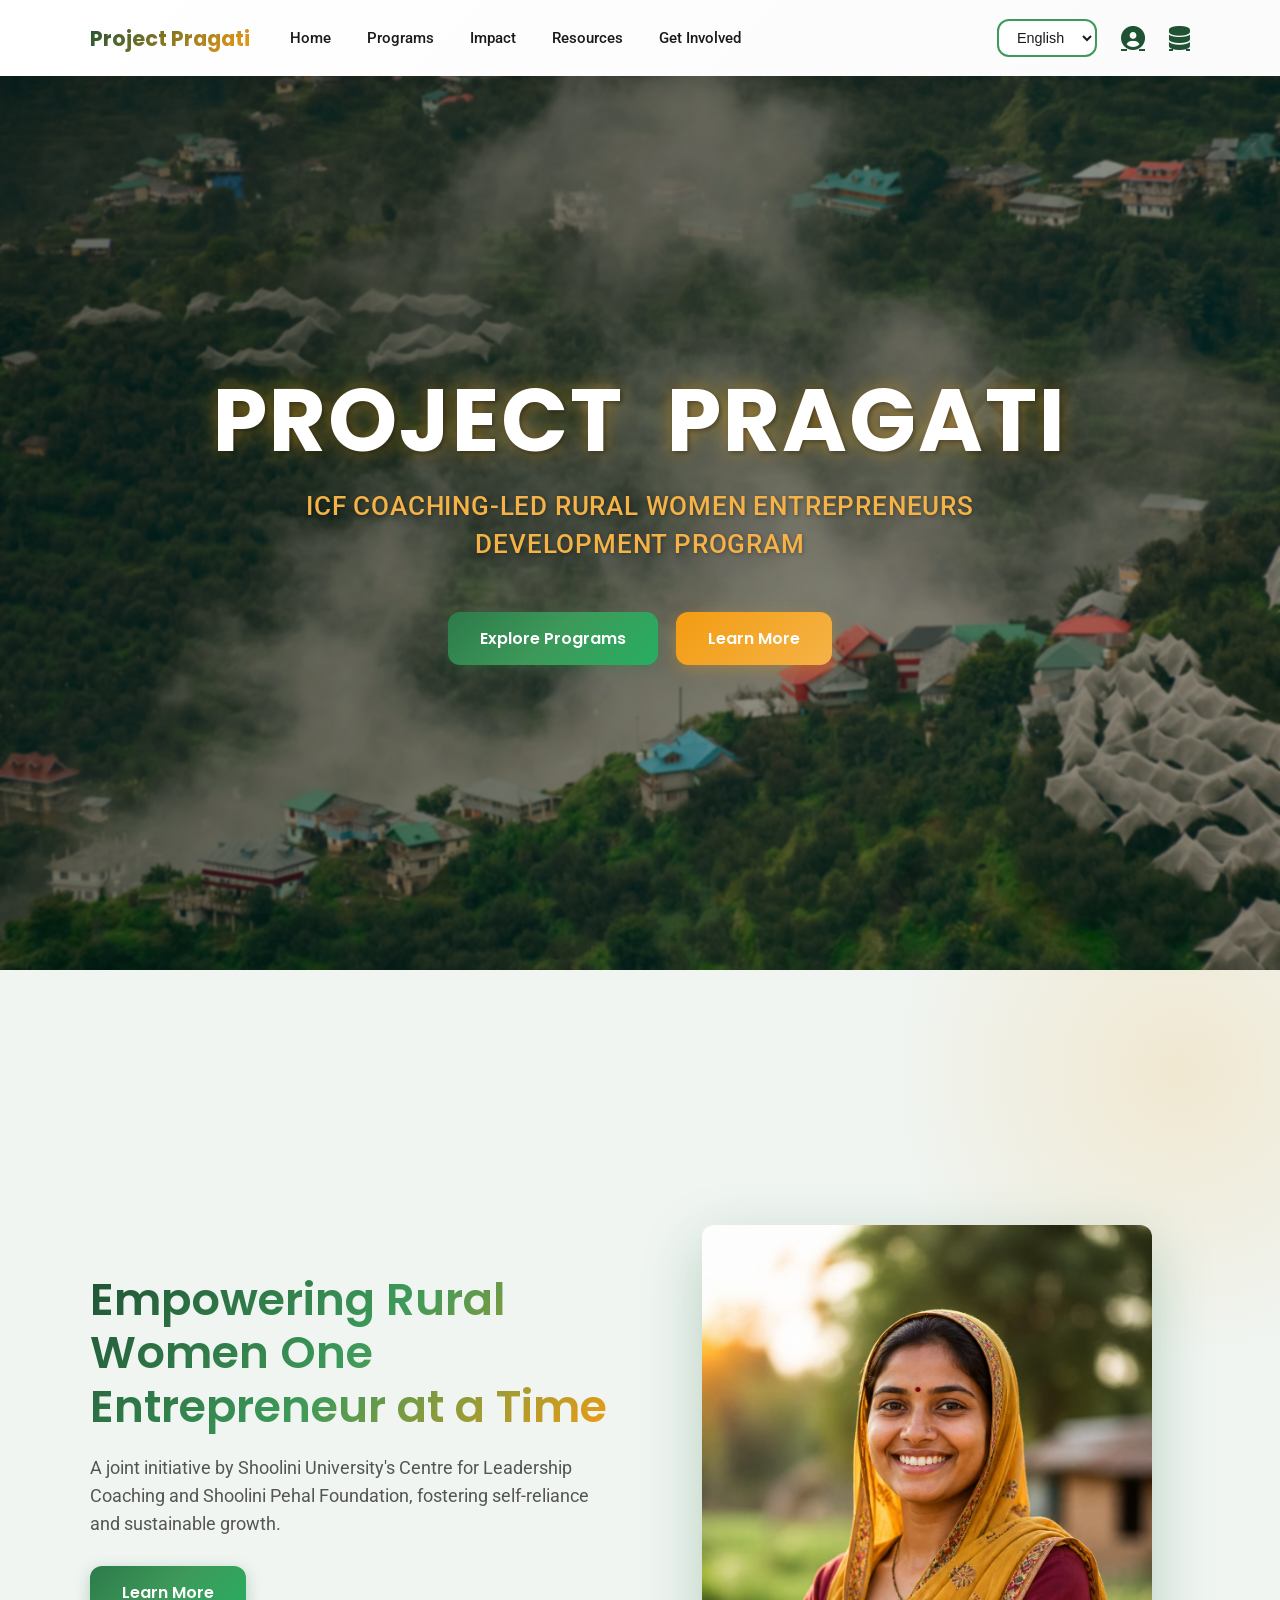
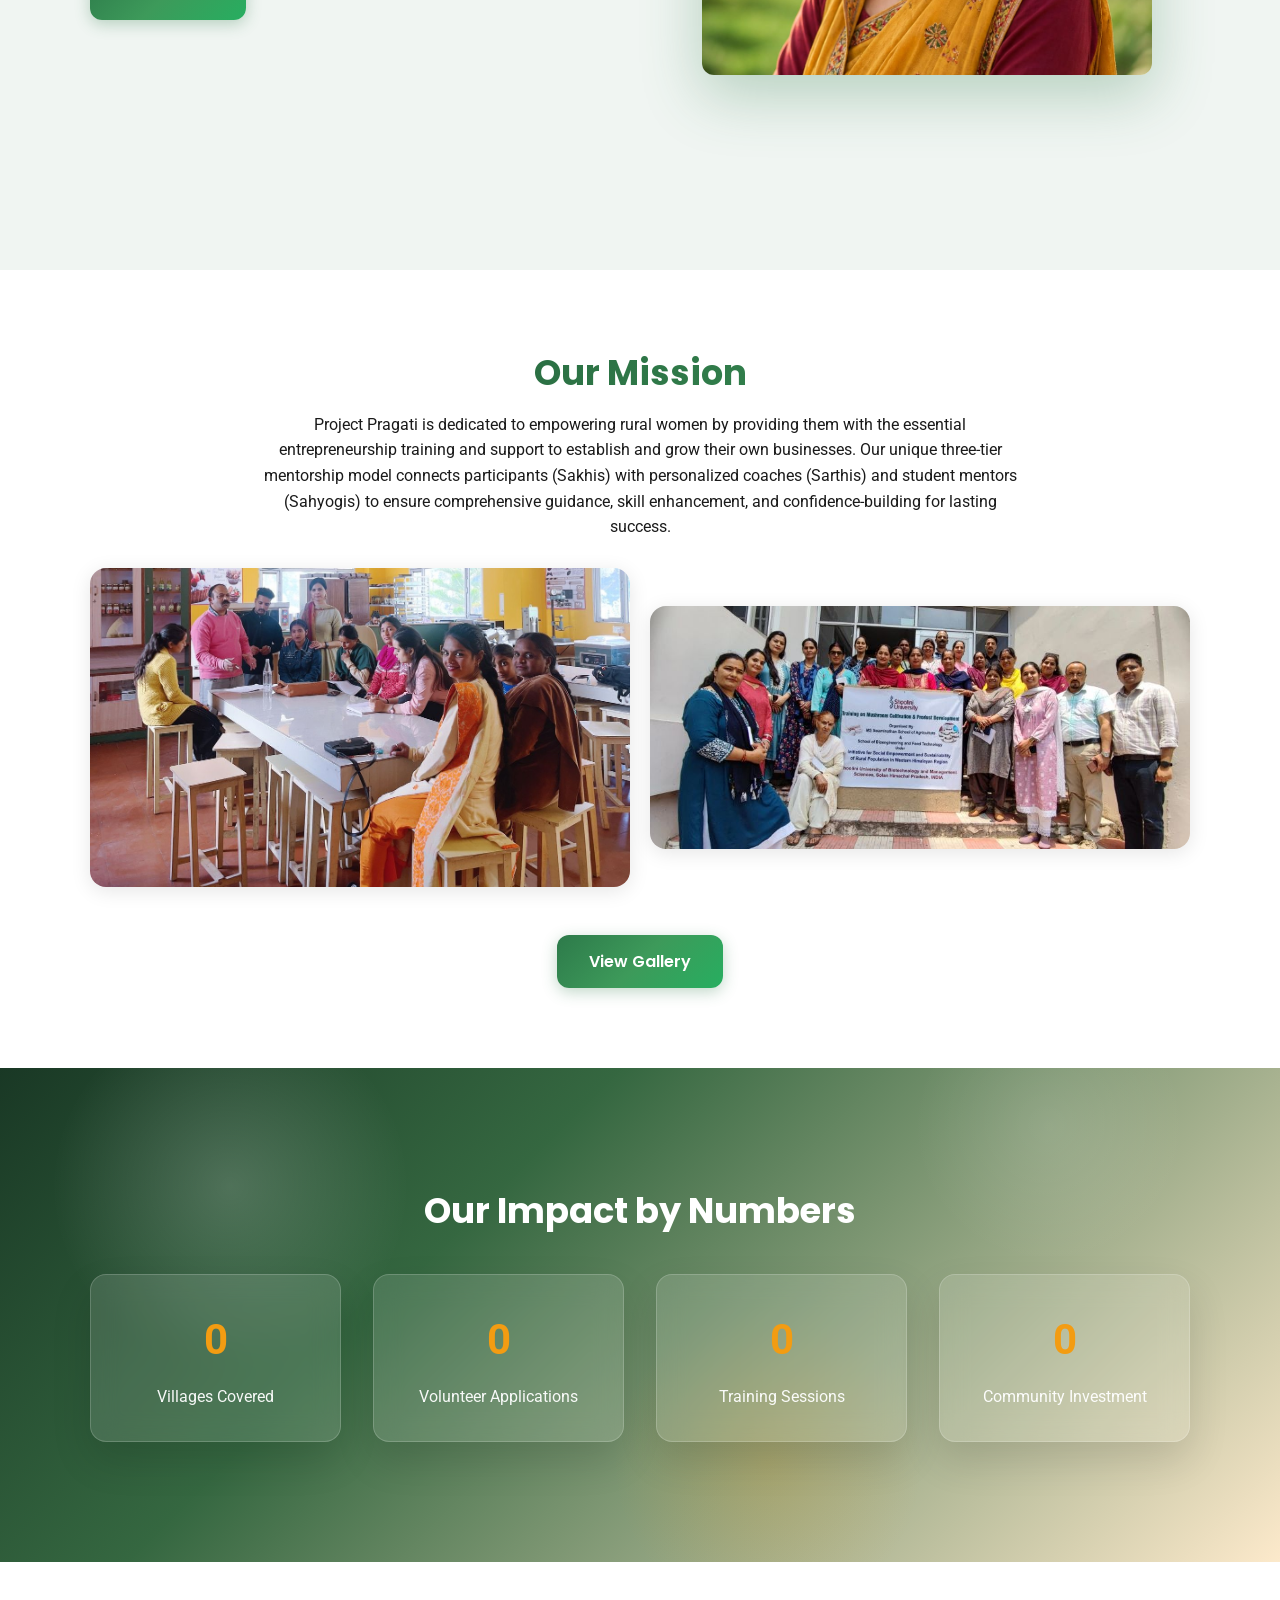
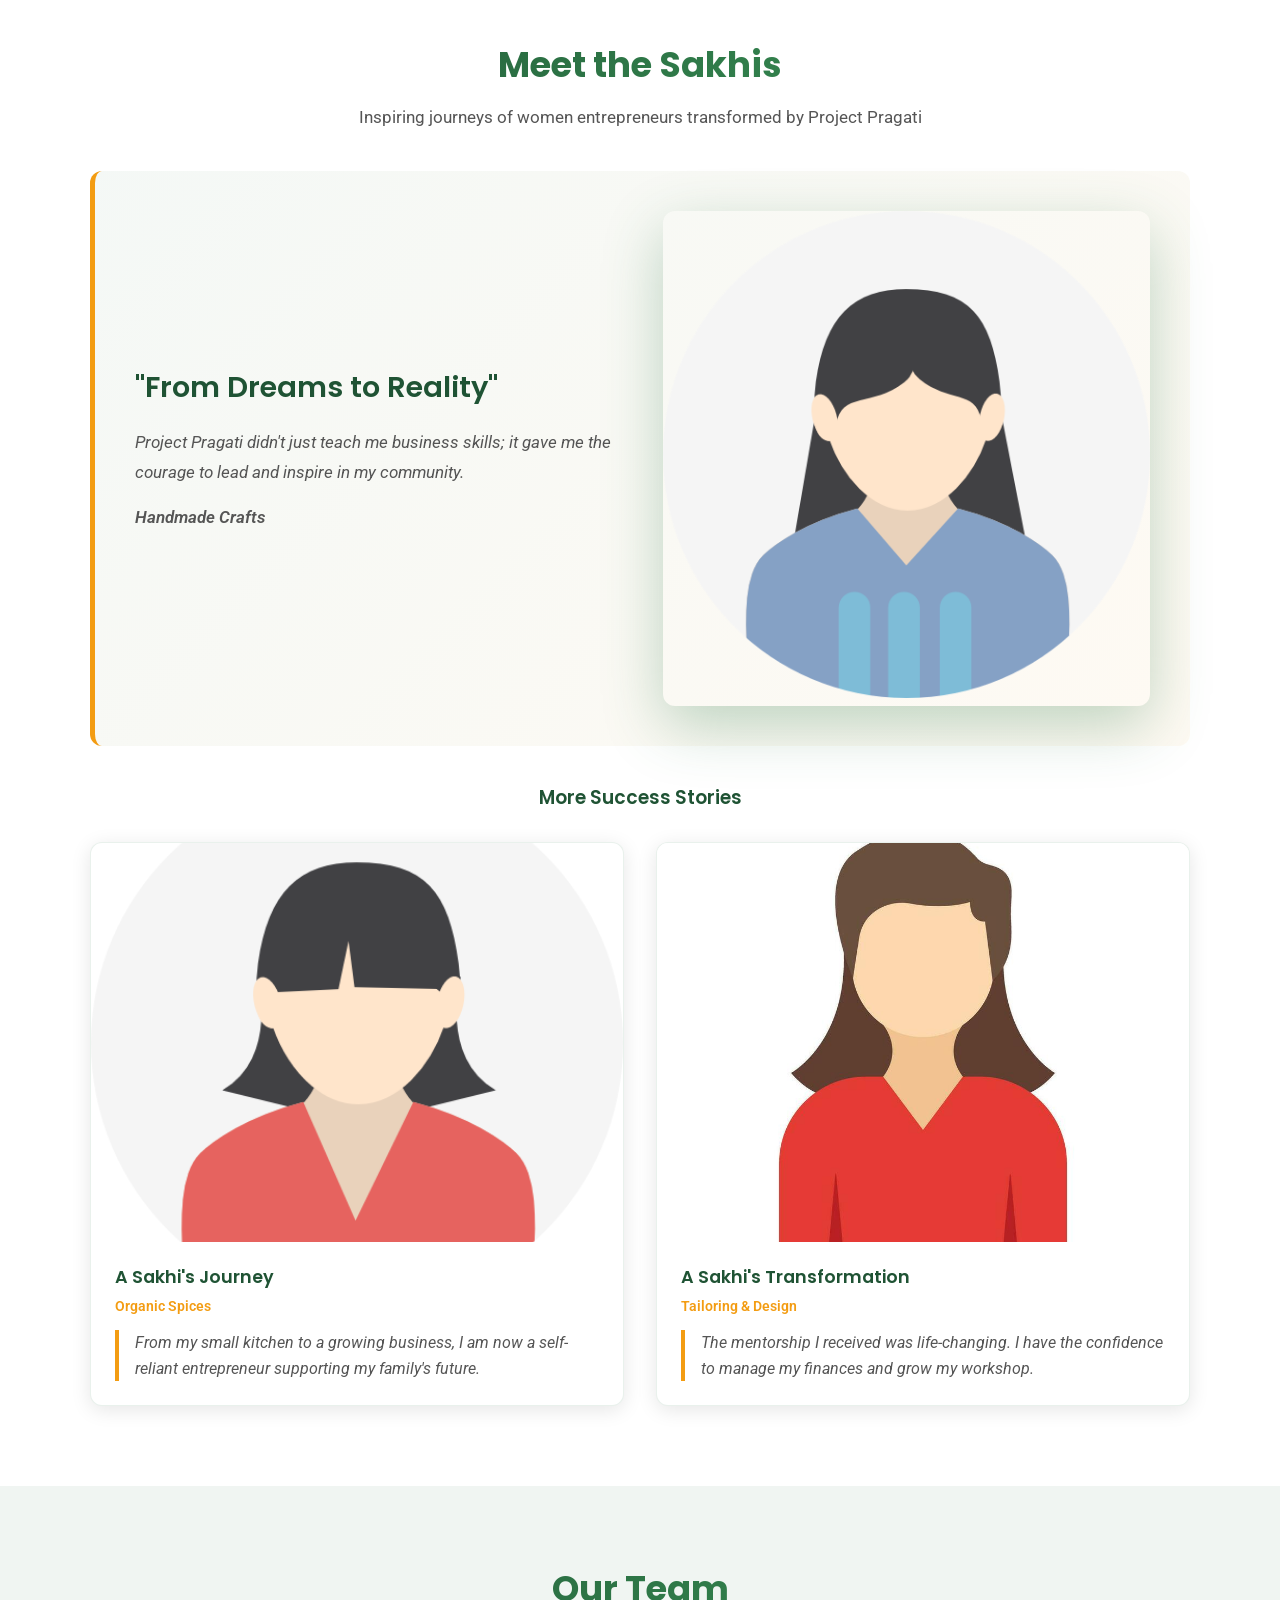
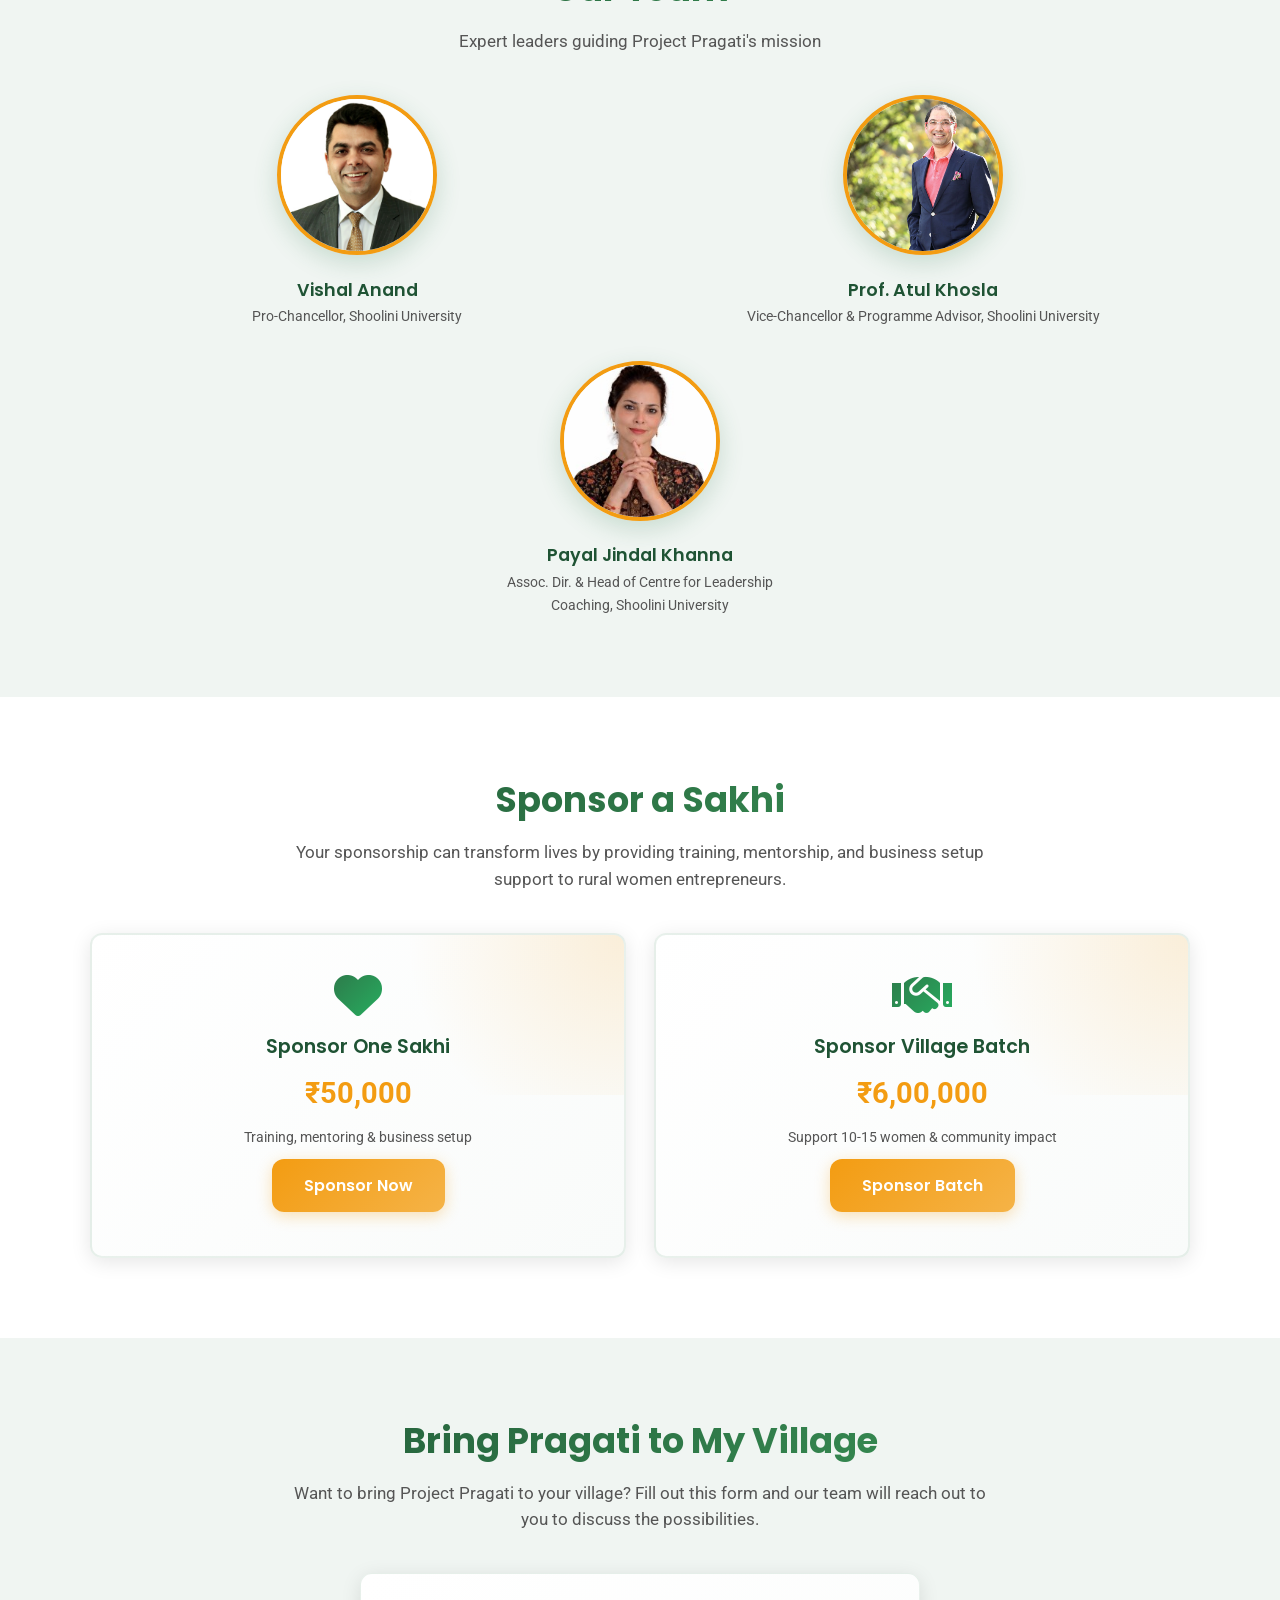
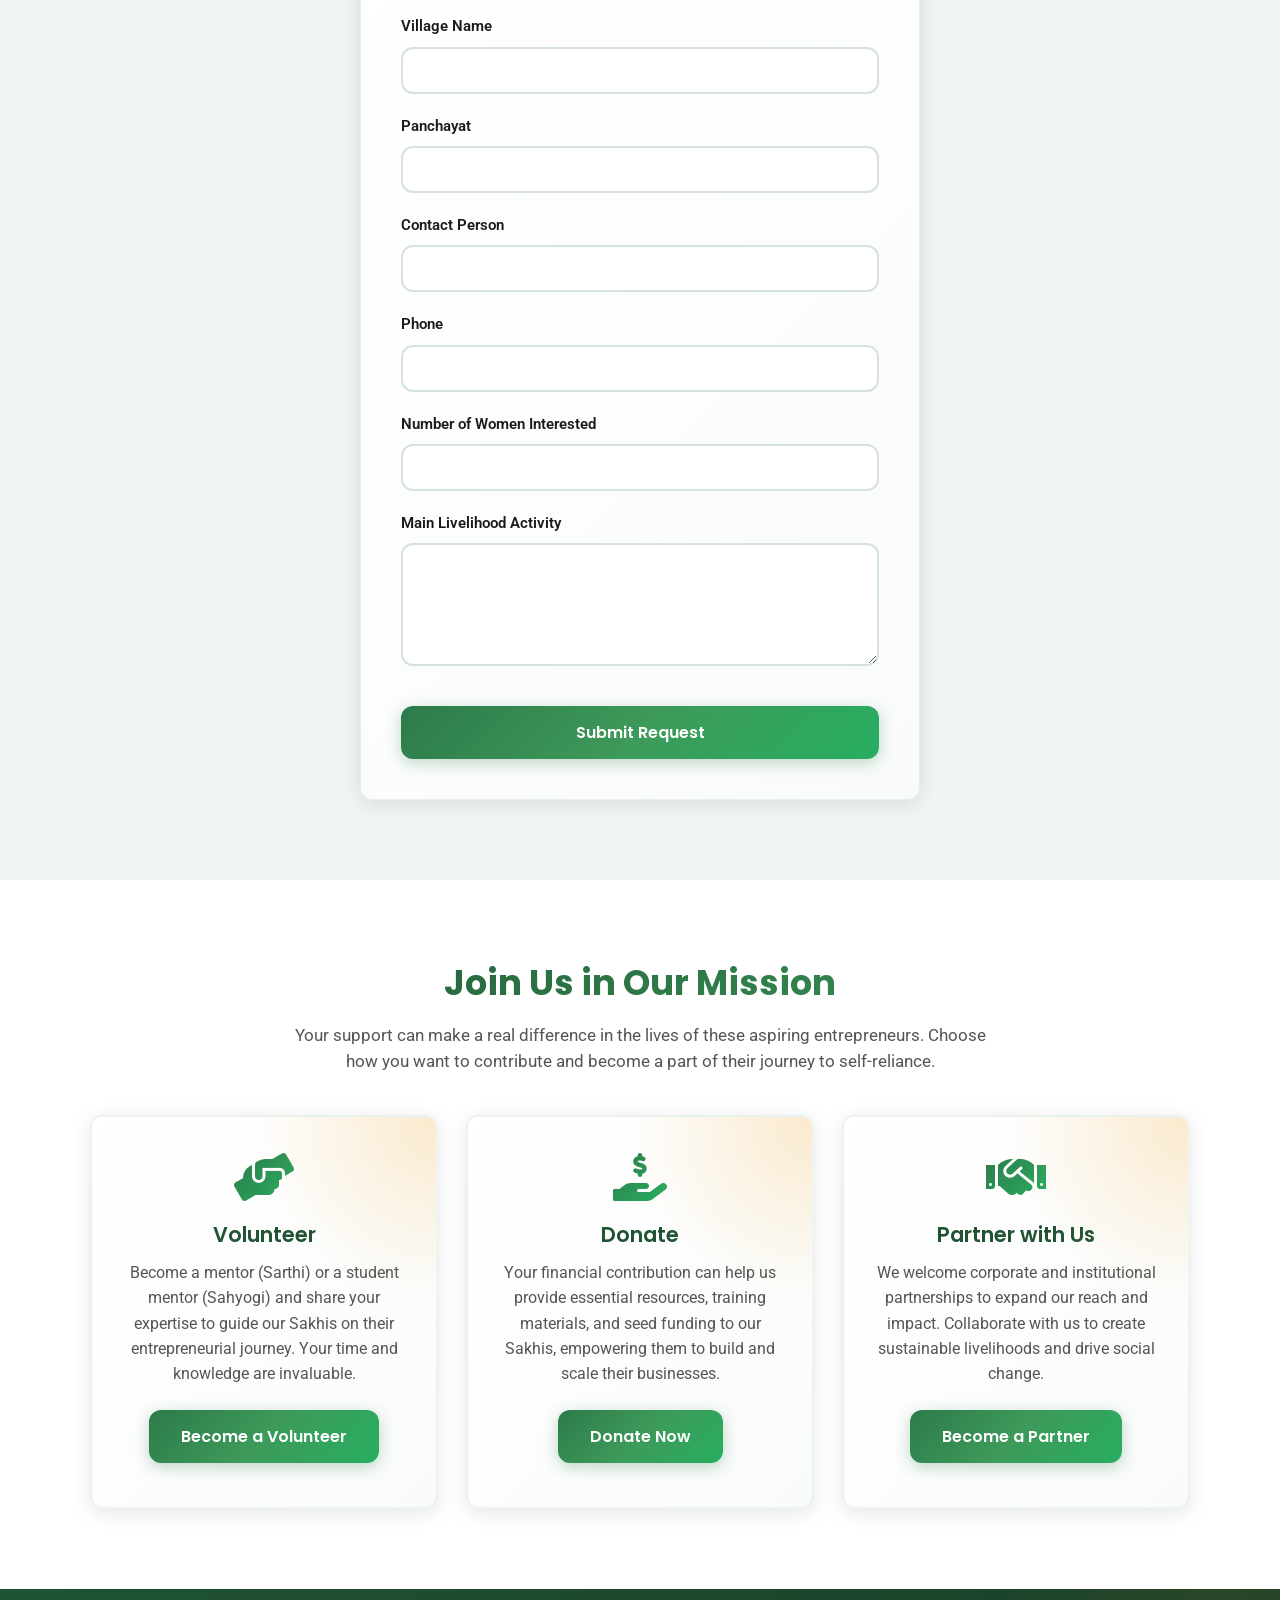
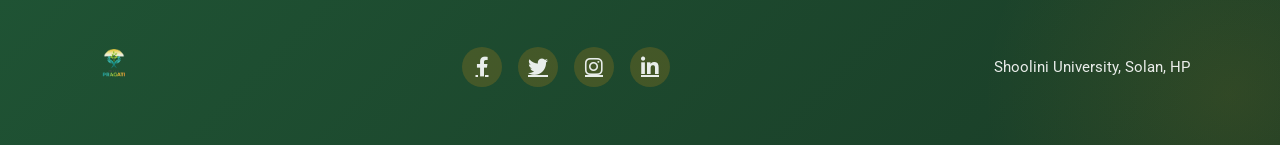
<file: index.html>
<!DOCTYPE html>
<html lang="en">

<head>
  <meta charset="UTF-8" />
  <meta name="viewport" content="width=device-width, initial-scale=1.0" />
  <meta name="description"
    content="Project Pragati is a joint initiative by Shoolini University and the Pehal Foundation to empower rural women through entrepreneurship training and mentorship." />
  <!-- Open Graph / Facebook -->
  <meta property="og:title" content="Project Pragati - Empowering Rural Women" />
  <meta property="og:description"
    content="A joint initiative by Shoolini University and the Pehal Foundation, fostering self-reliance and sustainable growth." />
  <meta property="og:image" content="images/image.png" />
  <meta property="og:url" content="https://projectpragati.org" />
  <title>Project Pragati</title>
  <link rel="stylesheet" href="css/style.css" />
  <link href="https://fonts.googleapis.com/css2?family=Poppins:wght@400;600;700&family=Roboto:wght@400;500&display=swap"
    rel="stylesheet" />
  <link rel="stylesheet" href="https://cdnjs.cloudflare.com/ajax/libs/font-awesome/6.0.0-beta3/css/all.min.css" />
  <link rel="icon" href="images/favicon.svg" type="image/svg+xml" />
</head>

<body>
  <header>
    <nav class="container">
      <a href="#home" class="logo">Project Pragati</a>

      <ul class="nav-links">
        <li><a href="#home" data-key="home">Home</a></li>
        <li><a href="programs.html" data-key="programs">Programs</a></li>
        <li><a href="impact.html" data-key="impact">Impact</a></li>
        <li><a href="resources.html" data-key="resources">Resources</a></li>
        <li><a href="#get-involved" data-key="getInvolved">Get Involved</a></li>
      </ul>

      <div class="nav-right-items">

        <!-- Language -->
        <div class="language-switcher">
          <select id="language-select">
            <option value="en">English</option>
            <option value="hi">हिंदी</option>
          </select>
        </div>

        <!-- Login Icon -->
        <a href="login.html" class="login-icon" aria-label="Sakhi Login">
          <i class="fas fa-user-circle"></i>
        </a>

        <!-- Admin Panel Icon -->
        <a href="view.php" class="login-icon" title="Admin Panel">
          <i class="fas fa-database"></i>
        </a>

      </div>

      <!-- Hamburger -->
      <button class="hamburger" aria-label="Open menu">
        <i class="fas fa-bars" aria-hidden="true"></i>
      </button>
    </nav>
  </header>

  <main>
    <!-- Image Hero Section with Overlay Text -->
    <section id="video-hero" class="video-hero">
      <div class="video-background-wrap">
        <img class="background-image" src="images/village.jpg" alt="Project Pragati Village" />
      </div>

      <div class="video-overlay"></div>

      <div class="video-content">
        <div class="video-text-wrapper">
          <h1 class="video-title">PROJECT PRAGATI</h1>
          <p class="video-subtitle">ICF COACHING-LED RURAL WOMEN ENTREPRENEURS DEVELOPMENT PROGRAM</p>
          <div class="video-action-group">
            <a href="programs.html" class="cta-button">Explore Programs</a>
            <a href="#about" class="cta-button secondary">Learn More</a>
          </div>
        </div>
      </div>
    </section>

    <section id="home" class="hero">
      <div class="hero-container container">
        <div class="hero-text animate-on-load">
          <h1 data-key="heroTitle">
            Building Women-Led Economies from the Ground Up
          </h1>
          <p data-key="heroSubtitle">
            A flagship initiative by the Centre for Leadership Coaching, Shoolini University, in collaboration with the
            Shoolini Pehal Foundation—designed to enable rural women to build sustainable livelihoods, strengthen
            economic independence, and lead change within their communities.
          </p>
          <a href="#about" class="cta-button" data-key="learnMore">Learn More</a>
        </div>
        <div class="hero-image animate-on-load">
          <img src="images/women.jpg" alt="Project Pragati Entrepreneurs" fetchpriority="high" style="max-height: 450px; width: auto; object-fit: cover; object-position: top; aspect-ratio: 1 / 1;" />
        </div>
      </div>
    </section>

    <section id="about">
      <div class="container">
        <h2 data-key="ourMission">Our Mission</h2>
        <div class="about-content mission-section">
          <p data-key="missionText">
            Project Pragati is dedicated to empowering rural women by providing them with the essential entrepreneurship
            training and support to establish and grow their own businesses. Our unique three-tier mentorship model
            connects participants (Sakhis) with personalized coaches (Sarthis) and student mentors (Sahyogis) to ensure
            comprehensive guidance, skill enhancement, and confidence-building for lasting success.
          </p>
          <div class="mission-cards">
            <div class="mission-card mission-card-left">
              <img src="images/p1.jpeg" alt="Project Pragati Activity">
            </div>
            <div class="mission-card mission-card-right">
              <img src="images/p2.jpg" alt="Project Pragati Empowerment">
            </div>
          </div>
          <a href="gallery.html" class="cta-button gallery-button">View Gallery</a>
        </div>
      </div>
    </section>

    <section id="stats" class="stats-section">
      <div class="container">
        <h2>Our Impact by Numbers</h2>
        <div class="stats-grid">

          <div class="stat-card">
            <div class="stat-number" id="villageCount">0</div>
            <p>Villages Covered</p>
          </div>

          <div class="stat-card">
            <div class="stat-number" id="volunteerCount">0</div>
            <p>Volunteer Applications</p>
          </div>

          <div class="stat-card">
            <div class="stat-number" id="sessionCount">0</div>
            <p>Training Sessions</p>
          </div>

          <div class="stat-card">
            <div class="stat-number" id="investment">0</div>
            <p>Community Investment</p>
          </div>

        </div>
      </div>
    </section>

    <section id="stories">
      <div class="container">
        <h2 data-key="meetTheSakhis">Success Stories</h2>
        <p class="section-intro">Inspiring journeys of women entrepreneurs transformed by Project Pragati</p>
        <div class="featured-story">
          <div class="featured-story-content">
            <h3>"From Dreams to Reality"</h3>
            <p data-key="sakhi1Quote">
              "Project Pragati didn't just teach me business skills; it gave me the courage to lead and inspire in my
              community. Today, I'm not just running a business – I'm mentoring other women."
            </p>
            <p class="featured-business" data-key="sakhi1Business"><strong>Handmade Crafts</strong></p>
          </div>
          <div class="featured-story-image">
            <img src="images/sakhi 1.png" alt="Sakhi 1">
          </div>
        </div>

        <h3 class="stories-heading" style="margin-top: 40px; text-align: center; color: var(--primary-dark);">More
          Success Stories</h3>
        <div class="stories-grid">
          <div class="story-card">
            <div class="story-image">
              <img src="images/sakhi 2.png" alt="Sakhi 2" />
            </div>
            <div class="story-content">
              <h4 data-key="sakhi2Title">From Kitchen to Market</h4>
              <p class="business-name" data-key="sakhi2Business">Organic Spices</p>
              <blockquote data-key="sakhi2Quote">
                "From my small kitchen to a growing business, I am now a self-reliant entrepreneur supporting my
                family's future."
              </blockquote>
            </div>
          </div>
          <div class="story-card">
            <div class="story-image">
              <img src="images/sakhi 3.jpg" alt="Sakhi 3" />
            </div>
            <div class="story-content">
              <h4 data-key="sakhi3Title">Stitching Success</h4>
              <p class="business-name" data-key="sakhi3Business">Tailoring & Design</p>
              <blockquote data-key="sakhi3Quote">
                "The mentorship I received was life-changing. I have the confidence to manage my finances and grow my
                workshop."
              </blockquote>
            </div>
          </div>
        </div>
      </div>
    </section>

    <section id="team">
      <div class="container">
        <h2 data-key="ourTeam">Our Team</h2>
        <p class="section-intro">Expert leaders guiding Project Pragati's mission</p>
        <div class="team-grid">
          <div class="team-member">
            <img src="images/vishalanand.jpg" alt="Vishal Anand" />
            <h4>Vishal Anand</h4>
            <p data-key="proChancellor">Pro-Chancellor, Shoolini University</p>
          </div>
          <div class="team-member">
            <img src="images/Atulkhosla.jpg" alt="Prof. Atul Khosla" />
            <h4>Prof. Atul Khosla</h4>
            <p data-key="viceChancellor">Vice-Chancellor & Advisor, Shoolini University</p>
          </div>
          <div class="team-member">
            <img src="images/payal.jpg" alt="Payal Jindal Khanna" />
            <h4>Payal Jindal Khanna</h4>
            <p data-key="headOfCentre">Assoc. Dir. & Head of Centre for Leadership Coaching, Shoolini University</p>
          </div>
        </div>
      </div>
    </section>

    <section id="sponsor">
      <div class="container">
        <h2 data-key="sponsorASakhi">Make a Difference</h2>
        <p class="section-intro" data-key="sponsorIntro">
          Your contribution directly empowers rural women entrepreneurs
        </p>
        <div class="sponsor-grid">
          <div class="sponsor-card">
            <i class="fas fa-heart"></i>
            <h3>Sponsor One Sakhi</h3>
            <p>₹50,000</p>
            <p style="font-size: 0.9rem; color: var(--text-muted); margin: 10px 0;">Training, mentoring & business setup
            </p>
            <a href="donate.html" class="cta-button secondary">Sponsor Now</a>
          </div>
          <div class="sponsor-card">
            <i class="fas fa-handshake"></i>
            <h3>Sponsor Village Batch</h3>
            <p>₹6,00,000</p>
            <p style="font-size: 0.9rem; color: var(--text-muted); margin: 10px 0;">Support 10-15 women & community
              impact</p>
            <a href="donate.html" class="cta-button secondary">Sponsor Batch</a>
          </div>
        </div>
      </div>
    </section>

    <section id="village">
      <div class="container">
        <h2 data-key="bringPragatiToVillage">Bring Pragati to My Village</h2>
        <p class="section-intro" data-key="villageFormIntro">
          Want to bring Project Pragati to your village? Fill out this form and our team will reach out to you to
          discuss the possibilities.
        </p>
        <form id="villageForm" class="volunteer-form">
          <div class="form-group">
            <label for="village-name" data-key="villageName">Village Name</label>
            <input type="text" id="village-name" name="village-name" required>
          </div>
          <div class="form-group">
            <label for="panchayat" data-key="panchayat">Panchayat</label>
            <input type="text" id="panchayat" name="panchayat" required>
          </div>
          <div class="form-group">
            <label for="contact-person" data-key="contactPerson">Contact Person</label>
            <input type="text" id="contact-person" name="contact-person" required>
          </div>
          <div class="form-group">
            <label for="phone-village" data-key="phone">Phone</label>
            <input type="tel" id="phone-village" name="phone-village" required>
          </div>
          <div class="form-group">
            <label for="women-count" data-key="womenInterested">Number of Women Interested</label>
            <input type="number" id="women-count" name="women-count" min="1" required>
          </div>
          <div class="form-group">
            <label for="livelihood" data-key="mainLivelihood">Main Livelihood Activity</label>
            <textarea id="livelihood" name="livelihood" rows="5" required></textarea>
          </div>
          <button type="submit" class="cta-button" data-key="submitRequest">Submit Request</button>
        </form>
      </div>
    </section>


    <section id="get-involved">
      <div class="container">
        <h2 data-key="joinUs">Join Us in Our Mission</h2>
        <p class="section-intro" data-key="joinUsText">
          Your support can make a real difference in the lives of these
          aspiring entrepreneurs. Choose how you want to contribute and
          become a part of their journey to self-reliance.
        </p>
        <div class="get-involved-grid">
          <div class="get-involved-card">
            <i class="fas fa-hands-helping"></i>
            <h3 data-key="volunteer">Volunteer</h3>
            <p data-key="volunteerText">
              Become a mentor (Sarthi) or a student mentor (Sahyogi) and share
              your expertise to guide our Sakhis on their entrepreneurial
              journey. Your time and knowledge are invaluable.
            </p>
            <a href="volunteer.html" class="cta-button" data-key="becomeAVolunteer">Become a Volunteer</a>
          </div>
          <div class="get-involved-card">
            <i class="fas fa-hand-holding-usd"></i>
            <h3 data-key="donate">Donate</h3>
            <p data-key="donateText">
              Your financial contribution can help us provide essential
              resources, training materials, and seed funding to our Sakhis,
              empowering them to build and scale their businesses.
            </p>
            <a href="donate.html" class="cta-button" data-key="donateNow">Donate Now</a>
          </div>
          <div class="get-involved-card">
            <i class="fas fa-handshake"></i>
            <h3 data-key="partnerWithUs">Partner with Us</h3>
            <p data-key="partnerText">
              We welcome corporate and institutional partnerships to expand
              our reach and impact. Collaborate with us to create sustainable
              livelihoods and drive social change.
            </p>
            <a href="partner.html" class="cta-button" data-key="becomeAPartner">Become a Partner</a>
          </div>
        </div>
      </div>
    </section>
  </main>

  <footer>
    <div class="container">
      <div class="footer-content">
        <div class="footer-left">
          <img src="images/logo2.png" alt="Project Pragati Logo" class="footer-logo" />
        </div>
        <div class="footer-center">
          <div class="social-media">
            <a href="#" target="_blank" rel="noopener noreferrer" aria-label="Facebook"><i class="fab fa-facebook-f"
                aria-hidden="true"></i></a>
            <a href="#" target="_blank" rel="noopener noreferrer" aria-label="Twitter"><i class="fab fa-twitter"
                aria-hidden="true"></i></a>
            <a href="#" target="_blank" rel="noopener noreferrer" aria-label="Instagram"><i class="fab fa-instagram"
                aria-hidden="true"></i></a>
            <a href="#" target="_blank" rel="noopener noreferrer" aria-label="LinkedIn"><i class="fab fa-linkedin-in"
                aria-hidden="true"></i></a>
          </div>
        </div>
        <div class="footer-right">
          <p>Shoolini University, Solan, HP</p>
        </div>
      </div>

    </div>
  </footer>

  <button class="back-to-top" aria-label="Back to top">Top</button>
  <div id="toast" style="
    position: fixed;
    bottom: 20px;
    right: 20px;
    background: #1e7e34;
    color: white;
    padding: 12px 20px;
    border-radius: 6px;
    display: none;
    font-weight: 500;
    z-index: 999;
">
  </div>
  <script src="js/script.js" defer></script>
  <script src="js/languages.js"></script>
  <script src="js/translate.js"></script>
</body>

</html>
</file>
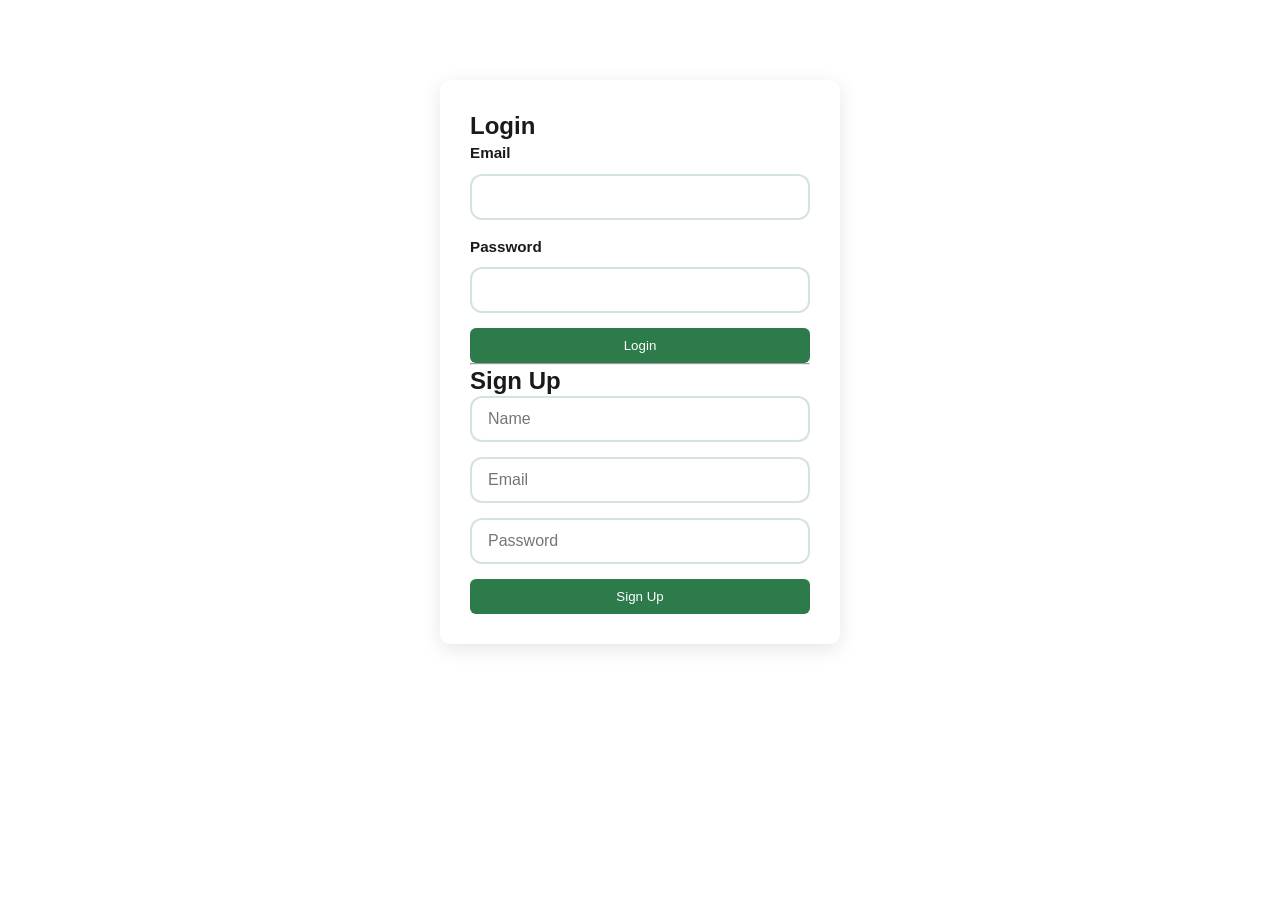
<file: login.html>
<!DOCTYPE html>
<html lang="en">

<head>
    <meta charset="UTF-8">
    <meta name="viewport" content="width=device-width, initial-scale=1.0">
    <title>Sakhi Login - Project Pragati</title>
    <link rel="stylesheet" href="css/style.css">
    <style>
        .login-container {
            max-width: 400px;
            margin: 80px auto;
            padding: 30px;
            background: white;
            border-radius: 10px;
            box-shadow: 0 5px 20px rgba(0, 0, 0, 0.1);
        }

        .form-group {
            margin-bottom: 15px;
        }

        input {
            width: 100%;
            padding: 10px;
            border: 1px solid #ccc;
            border-radius: 6px;
        }

        button {
            width: 100%;
            padding: 10px;
            background: #2d7a4a;
            color: white;
            border: none;
            border-radius: 6px;
        }
    </style>
</head>

<body>

    <main>

        <div class="login-container">

            <!-- LOGIN -->
            <h2>Login</h2>
            <form id="loginForm">
                <div class="form-group">
                    <label>Email</label>
                    <input type="email" name="email" required>
                </div>

                <div class="form-group">
                    <label>Password</label>
                    <input type="password" name="password" required>
                </div>

                <button type="submit">Login</button>
            </form>

            <hr>

            <!-- SIGNUP -->
            <h2>Sign Up</h2>
            <form id="signupForm">
                <div class="form-group">
                    <input type="text" name="name" placeholder="Name" required>
                </div>

                <div class="form-group">
                    <input type="email" name="email" placeholder="Email" required>
                </div>

                <div class="form-group">
                    <input type="password" name="password" placeholder="Password" required>
                </div>

                <button type="submit">Sign Up</button>
            </form>

        </div>

    </main>

    <script>

        /// LOGIN
        document.getElementById("loginForm").addEventListener("submit", function (e) {
            e.preventDefault();

            let formData = new FormData(this);

            fetch("backend/auth/login.php", {
                method: "POST",
                body: formData
            })
                .then(res => res.text())
                .then(data => {
                    if (data === "admin") {
                        window.location.href = "view.php"; // admin dashboard
                    }
                    else if (data === "user") {
                        window.location.href = "dashboard.php"; // sakhi dashboard
                    }
                    else {
                        alert("Invalid credentials");
                    }
                });
        });


        /// SIGNUP
        document.getElementById("signupForm").addEventListener("submit", function (e) {
            e.preventDefault();

            let formData = new FormData(this);

            fetch("backend/auth/signup.php", {
                method: "POST",
                body: formData
            })
                .then(res => res.text())
                .then(data => {
                    if (data === "success") {
                        alert("Signup successful! Now login.");
                    } else {
                        alert("Signup failed");
                    }
                });
        });

    </script>

</body>

</html>
</file>
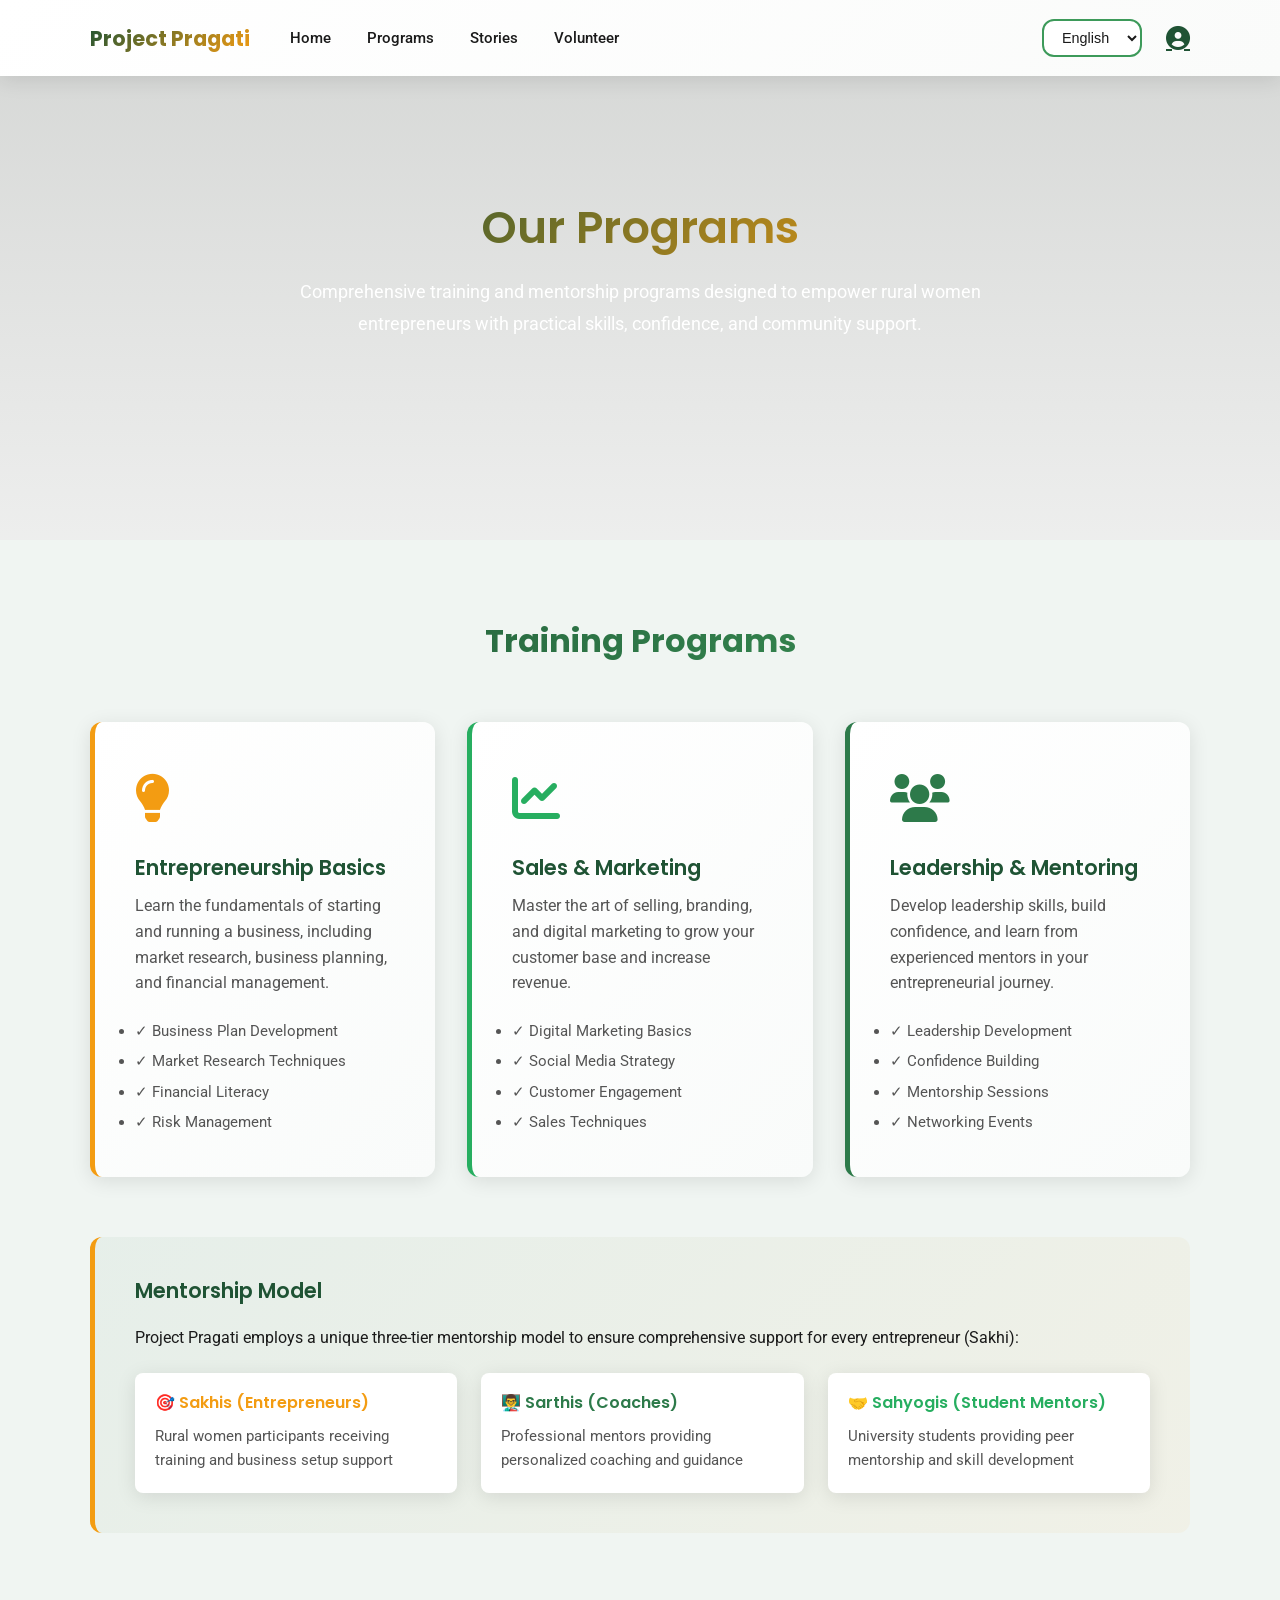
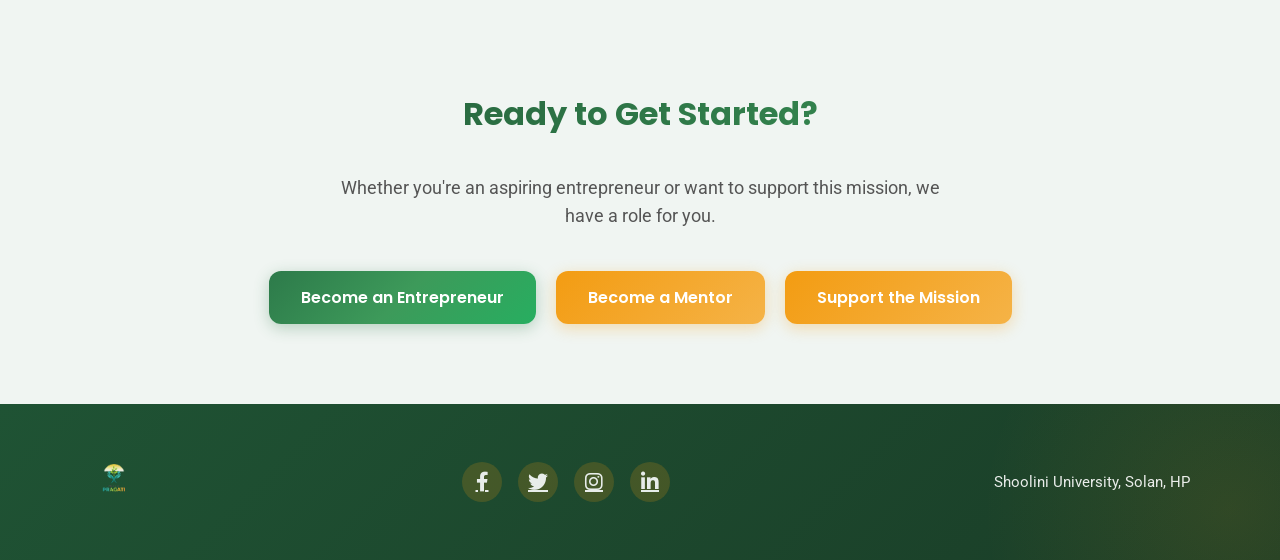
<file: programs.html>
<!DOCTYPE html>
<html lang="en">
<head>
    <meta charset="UTF-8" />
    <meta name="viewport" content="width=device-width, initial-scale=1.0" />
    <meta name="description" content="Project Pragati's programs for women entrepreneurship training and development" />
    <title>Our Programs - Project Pragati</title>
    <link rel="stylesheet" href="css/style.css" />
    <link href="https://fonts.googleapis.com/css2?family=Poppins:wght@400;600;700&family=Roboto:wght@400;500&display=swap" rel="stylesheet" />
    <link rel="stylesheet" href="https://cdnjs.cloudflare.com/ajax/libs/font-awesome/6.0.0-beta3/css/all.min.css" />
</head>
<body>
    <header>
        <nav class="container">
            <a href="index.html" class="logo">Project Pragati</a>
            <ul class="nav-links">
                <li><a href="index.html" data-key="home">Home</a></li>
                <li><a href="programs.html" data-key="programs">Programs</a></li>
                <li><a href="index.html#stories" data-key="stories">Stories</a></li>
                <li><a href="volunteer.html" data-key="volunteer">Get Involved</a></li>
            </ul>
            <div class="nav-right-items">
                <div class="language-switcher">
                    <select id="language-select">
                        <option value="en">English</option>
                        <option value="hi">हिंदी</option>
                    </select>
                </div>
                <a href="login.html" class="login-icon" aria-label="Login">
                    <i class="fas fa-user-circle"></i>
                </a>
            </div>
            <button class="hamburger" aria-label="Open menu">
                <i class="fas fa-bars" aria-hidden="true"></i>
            </button>
        </nav>
    </header>

    <main>
        <section class="page-hero hero-image" style="background-image: url('https://images.unsplash.com/photo-1500534314209-a25ddb2bd429?auto=format&fit=crop&w=1600&q=80');">
            <div class="container">
                <div class="hero-content" style="text-align: center; max-width: 720px; margin: 0 auto;">
                    <h1 style="font-size: 2.8rem; background: linear-gradient(135deg, var(--primary-dark) 0%, var(--accent) 100%); -webkit-background-clip: text; -webkit-text-fill-color: transparent; background-clip: text; margin-bottom: 20px;">
                        Our Programs
                    </h1>
                    <p style="font-size: 1.1rem; color: var(--white); max-width: 720px; margin: 0 auto; line-height: 1.8;">
                        Comprehensive training and mentorship programs designed to empower rural women entrepreneurs with practical skills, confidence, and community support.
                    </p>
                </div>
            </div>
        </section>

        <section style="padding: 80px 0;">
            <div class="container">
                <h2 style="text-align: center; font-size: 2rem; color: var(--primary-dark); margin-bottom: 60px;">Training Programs</h2>
                
                <div style="display: grid; grid-template-columns: repeat(auto-fit, minmax(300px, 1fr)); gap: 32px; margin-bottom: 60px;">
                    <div class="program-card" style="background: linear-gradient(135deg, var(--white) 0%, #f9fbfa 100%); padding: 40px; border-radius: var(--radius); border-left: 5px solid var(--accent); box-shadow: var(--shadow); transition: all 0.4s cubic-bezier(0.23, 1, 0.320, 1);">
                        <div style="font-size: 3rem; color: var(--accent); margin-bottom: 16px;">
                            <i class="fas fa-lightbulb"></i>
                        </div>
                        <h3 style="color: var(--primary-dark); margin-bottom: 12px; font-size: 1.3rem;">Entrepreneurship Basics</h3>
                        <p style="color: var(--text-muted); margin-bottom: 20px; line-height: 1.6;">
                            Learn the fundamentals of starting and running a business, including market research, business planning, and financial management.
                        </p>
                        <ul style="color: var(--text-muted); font-size: 0.95rem; line-height: 2;">
                            <li>✓ Business Plan Development</li>
                            <li>✓ Market Research Techniques</li>
                            <li>✓ Financial Literacy</li>
                            <li>✓ Risk Management</li>
                        </ul>
                    </div>

                    <div class="program-card" style="background: linear-gradient(135deg, var(--white) 0%, #f9fbfa 100%); padding: 40px; border-radius: var(--radius); border-left: 5px solid var(--secondary); box-shadow: var(--shadow); transition: all 0.4s cubic-bezier(0.23, 1, 0.320, 1);">
                        <div style="font-size: 3rem; color: var(--secondary); margin-bottom: 16px;">
                            <i class="fas fa-chart-line"></i>
                        </div>
                        <h3 style="color: var(--primary-dark); margin-bottom: 12px; font-size: 1.3rem;">Sales & Marketing</h3>
                        <p style="color: var(--text-muted); margin-bottom: 20px; line-height: 1.6;">
                            Master the art of selling, branding, and digital marketing to grow your customer base and increase revenue.
                        </p>
                        <ul style="color: var(--text-muted); font-size: 0.95rem; line-height: 2;">
                            <li>✓ Digital Marketing Basics</li>
                            <li>✓ Social Media Strategy</li>
                            <li>✓ Customer Engagement</li>
                            <li>✓ Sales Techniques</li>
                        </ul>
                    </div>

                    <div class="program-card" style="background: linear-gradient(135deg, var(--white) 0%, #f9fbfa 100%); padding: 40px; border-radius: var(--radius); border-left: 5px solid var(--primary); box-shadow: var(--shadow); transition: all 0.4s cubic-bezier(0.23, 1, 0.320, 1);">
                        <div style="font-size: 3rem; color: var(--primary); margin-bottom: 16px;">
                            <i class="fas fa-users"></i>
                        </div>
                        <h3 style="color: var(--primary-dark); margin-bottom: 12px; font-size: 1.3rem;">Leadership & Mentoring</h3>
                        <p style="color: var(--text-muted); margin-bottom: 20px; line-height: 1.6;">
                            Develop leadership skills, build confidence, and learn from experienced mentors in your entrepreneurial journey.
                        </p>
                        <ul style="color: var(--text-muted); font-size: 0.95rem; line-height: 2;">
                            <li>✓ Leadership Development</li>
                            <li>✓ Confidence Building</li>
                            <li>✓ Mentorship Sessions</li>
                            <li>✓ Networking Events</li>
                        </ul>
                    </div>
                </div>

                <div style="background: linear-gradient(135deg, rgba(45, 122, 74, 0.05) 0%, rgba(243, 156, 18, 0.05) 100%); padding: 40px; border-radius: var(--radius); border-left: 5px solid var(--accent); margin-top: 40px;">
                    <h3 style="color: var(--primary-dark); margin-bottom: 20px; font-size: 1.3rem;">Mentorship Model</h3>
                    <p style="color: var(--text); margin-bottom: 20px; line-height: 1.8;">
                        Project Pragati employs a unique three-tier mentorship model to ensure comprehensive support for every entrepreneur (Sakhi):
                    </p>
                    <div style="display: grid; grid-template-columns: repeat(auto-fit, minmax(250px, 1fr)); gap: 24px;">
                        <div style="padding: 20px; background: white; border-radius: 8px; box-shadow: var(--shadow);">
                            <h4 style="color: var(--accent); margin-bottom: 10px;">🎯 Sakhis (Entrepreneurs)</h4>
                            <p style="color: var(--text-muted); font-size: 0.95rem;">Rural women participants receiving training and business setup support</p>
                        </div>
                        <div style="padding: 20px; background: white; border-radius: 8px; box-shadow: var(--shadow);">
                            <h4 style="color: var(--primary); margin-bottom: 10px;">👨‍🏫 Sarthis (Coaches)</h4>
                            <p style="color: var(--text-muted); font-size: 0.95rem;">Professional mentors providing personalized coaching and guidance</p>
                        </div>
                        <div style="padding: 20px; background: white; border-radius: 8px; box-shadow: var(--shadow);">
                            <h4 style="color: var(--secondary); margin-bottom: 10px;">🤝 Sahyogis (Student Mentors)</h4>
                            <p style="color: var(--text-muted); font-size: 0.95rem;">University students providing peer mentorship and skill development</p>
                        </div>
                    </div>
                </div>
            </div>
        </section>

        <section style="padding: 80px 0; background: var(--bg-section);">
            <div class="container" style="text-align: center;">
                <h2 style="font-size: 2rem; color: var(--primary-dark); margin-bottom: 40px;">Ready to Get Started?</h2>
                <p style="font-size: 1.1rem; color: var(--text-muted); max-width: 600px; margin: 0 auto 40px;">
                    Whether you're an aspiring entrepreneur or want to support this mission, we have a role for you.
                </p>
                <div style="display: flex; gap: 20px; justify-content: center; flex-wrap: wrap;">
                    <a href="volunteer.html" class="cta-button" style="margin: 0;">Become an Entrepreneur</a>
                    <a href="volunteer.html" class="cta-button secondary" style="margin: 0;">Become a Mentor</a>
                    <a href="donate.html" class="cta-button secondary" style="margin: 0;">Support the Mission</a>
                </div>
            </div>
        </section>
    </main>

    <footer>
        <div class="container">
            <div class="footer-content">
                <div class="footer-left">
                    <img src="images/logo2.png" alt="Project Pragati Logo" class="footer-logo" />
                </div>
                <div class="footer-center">
                    <div class="social-media">
                        <a href="#" target="_blank" rel="noopener noreferrer" aria-label="Facebook"><i class="fab fa-facebook-f" aria-hidden="true"></i></a>
                        <a href="#" target="_blank" rel="noopener noreferrer" aria-label="Twitter"><i class="fab fa-twitter" aria-hidden="true"></i></a>
                        <a href="#" target="_blank" rel="noopener noreferrer" aria-label="Instagram"><i class="fab fa-instagram" aria-hidden="true"></i></a>
                        <a href="#" target="_blank" rel="noopener noreferrer" aria-label="LinkedIn"><i class="fab fa-linkedin-in" aria-hidden="true"></i></a>
                    </div>
                </div>
                <div class="footer-right">
                    <p>Shoolini University, Solan, HP</p>
                </div>
            </div>
        </div>
    </footer>

    <script src="js/script.js" defer></script>
    <script src="js/languages.js"></script>
    <script src="js/translate.js"></script>
</body>
</html>
</file>
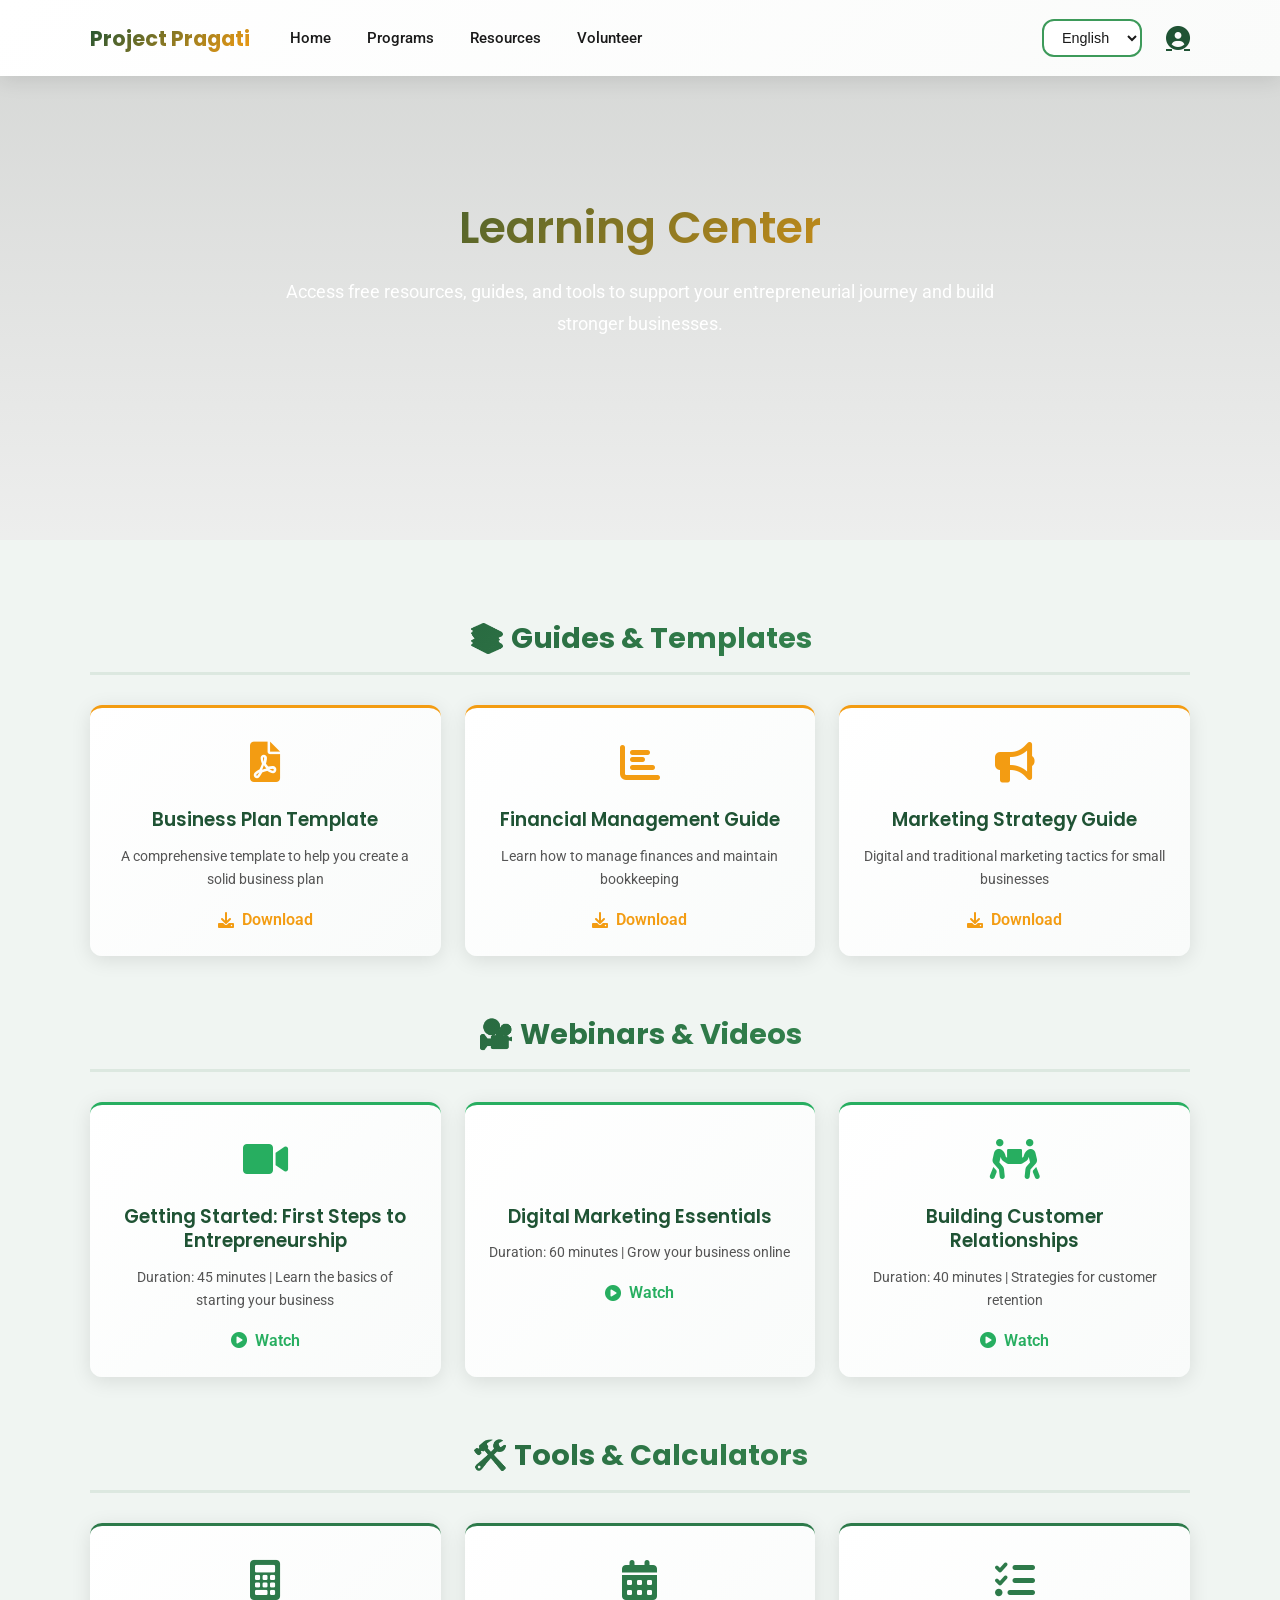
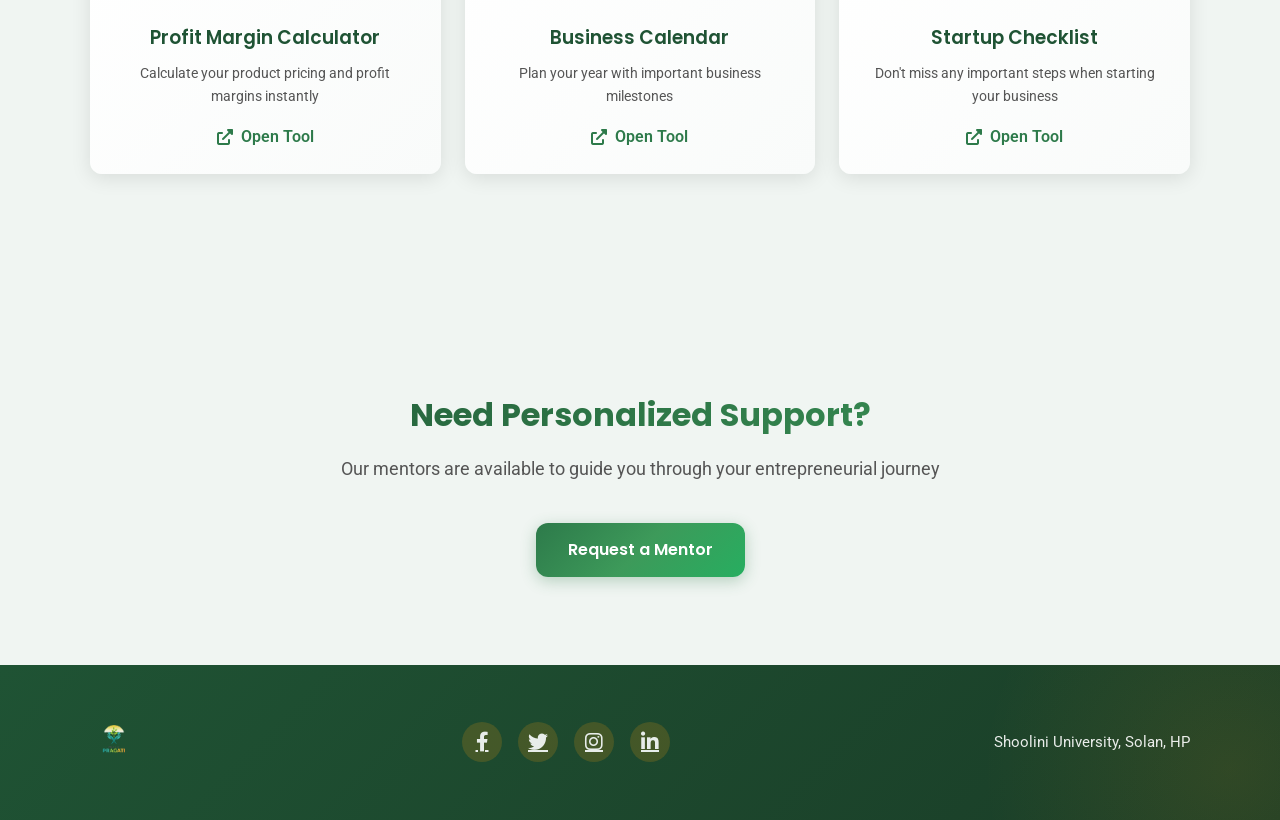
<file: resources.html>
<!DOCTYPE html>
<html lang="en">
<head>
    <meta charset="UTF-8" />
    <meta name="viewport" content="width=device-width, initial-scale=1.0" />
    <meta name="description" content="Project Pragati resources and learning materials for entrepreneurs" />
    <title>Resources - Project Pragati</title>
    <link rel="stylesheet" href="css/style.css" />
    <link href="https://fonts.googleapis.com/css2?family=Poppins:wght@400;600;700&family=Roboto:wght@400;500&display=swap" rel="stylesheet" />
    <link rel="stylesheet" href="https://cdnjs.cloudflare.com/ajax/libs/font-awesome/6.0.0-beta3/css/all.min.css" />
    <style>
        .resource-card {
            background: linear-gradient(135deg, var(--white) 0%, #f9fbfa 100%);
            padding: 24px;
            border-radius: var(--radius);
            text-align: center;
            box-shadow: var(--shadow);
            transition: all 0.4s cubic-bezier(0.23, 1, 0.320, 1);
            border-top: 3px solid;
        }

        .resource-card:hover {
            transform: translateY(-8px);
            box-shadow: var(--shadow-3d);
        }

        .resource-card.guides {
            border-top-color: var(--accent);
        }

        .resource-card.webinars {
            border-top-color: var(--secondary);
        }

        .resource-card.tools {
            border-top-color: var(--primary);
        }

        .resource-icon {
            font-size: 2.5rem;
            margin-bottom: 12px;
        }

        .resource-card.guides .resource-icon {
            color: var(--accent);
        }

        .resource-card.webinars .resource-icon {
            color: var(--secondary);
        }

        .resource-card.tools .resource-icon {
            color: var(--primary);
        }

        .resource-list {
            display: flex;
            flex-direction: column;
            gap: 12px;
            margin-top: 16px;
            align-items: flex-start;
            width: 100%;
        }

        .resource-item {
            display: flex;
            align-items: center;
            gap: 10px;
            color: var(--text-muted);
            font-size: 0.95rem;
            padding: 10px;
            background: rgba(45, 122, 74, 0.05);
            border-radius: 6px;
            width: 100%;
            transition: all 0.3s;
            cursor: pointer;
        }

        .resource-item:hover {
            background: rgba(45, 122, 74, 0.1);
            transform: translateX(5px);
        }

        .resource-item i {
            color: var(--accent);
            min-width: 20px;
        }

        .category-section {
            margin-bottom: 60px;
        }

        .category-title {
            font-size: 1.8rem;
            color: var(--primary-dark);
            margin-bottom: 30px;
            padding-bottom: 15px;
            border-bottom: 3px solid rgba(45, 122, 74, 0.1);
        }
    </style>
</head>
<body>
    <header>
        <nav class="container">
            <a href="index.html" class="logo">Project Pragati</a>
            <ul class="nav-links">
                <li><a href="index.html" data-key="home">Home</a></li>
                <li><a href="programs.html" data-key="programs">Programs</a></li>
                <li><a href="resources.html" data-key="resources">Resources</a></li>
                <li><a href="volunteer.html" data-key="volunteer">Get Involved</a></li>
            </ul>
            <div class="nav-right-items">
                <div class="language-switcher">
                    <select id="language-select">
                        <option value="en">English</option>
                        <option value="hi">हिंदी</option>
                    </select>
                </div>
                <a href="login.html" class="login-icon" aria-label="Login">
                    <i class="fas fa-user-circle"></i>
                </a>
            </div>
            <button class="hamburger" aria-label="Open menu">
                <i class="fas fa-bars" aria-hidden="true"></i>
            </button>
        </nav>
    </header>

    <main>
        <section class="page-hero hero-image" style="background-image: url('https://images.unsplash.com/photo-1524504388940-b1c1722653e1?auto=format&fit=crop&w=1600&q=80');">
            <div class="container">
                <div class="hero-content" style="text-align: center; max-width: 720px; margin: 0 auto;">
                    <h1 style="font-size: 2.8rem; background: linear-gradient(135deg, var(--primary-dark) 0%, var(--accent) 100%); -webkit-background-clip: text; -webkit-text-fill-color: transparent; background-clip: text; margin-bottom: 20px;">
                        Learning Center
                    </h1>
                    <p style="font-size: 1.1rem; color: var(--white); max-width: 720px; margin: 0 auto; line-height: 1.8;">
                        Access free resources, guides, and tools to support your entrepreneurial journey and build stronger businesses.
                    </p>
                </div>
            </div>
        </section>

        <section style="padding: 80px 0;">
            <div class="container">
                <div class="category-section">
                    <h2 class="category-title">📚 Guides & Templates</h2>
                    <div style="display: grid; grid-template-columns: repeat(auto-fit, minmax(250px, 1fr)); gap: 24px;">
                        <div class="resource-card guides">
                            <div class="resource-icon">
                                <i class="fas fa-file-pdf"></i>
                            </div>
                            <h3 style="color: var(--primary-dark); margin-bottom: 12px;">Business Plan Template</h3>
                            <p style="color: var(--text-muted); font-size: 0.9rem; margin-bottom: 16px;">
                                A comprehensive template to help you create a solid business plan
                            </p>
                            <a href="#" style="color: var(--accent); text-decoration: none; font-weight: 600; display: flex; align-items: center; justify-content: center; gap: 8px;">
                                <i class="fas fa-download"></i> Download
                            </a>
                        </div>

                        <div class="resource-card guides">
                            <div class="resource-icon">
                                <i class="fas fa-chart-bar"></i>
                            </div>
                            <h3 style="color: var(--primary-dark); margin-bottom: 12px;">Financial Management Guide</h3>
                            <p style="color: var(--text-muted); font-size: 0.9rem; margin-bottom: 16px;">
                                Learn how to manage finances and maintain bookkeeping
                            </p>
                            <a href="#" style="color: var(--accent); text-decoration: none; font-weight: 600; display: flex; align-items: center; justify-content: center; gap: 8px;">
                                <i class="fas fa-download"></i> Download
                            </a>
                        </div>

                        <div class="resource-card guides">
                            <div class="resource-icon">
                                <i class="fas fa-bullhorn"></i>
                            </div>
                            <h3 style="color: var(--primary-dark); margin-bottom: 12px;">Marketing Strategy Guide</h3>
                            <p style="color: var(--text-muted); font-size: 0.9rem; margin-bottom: 16px;">
                                Digital and traditional marketing tactics for small businesses
                            </p>
                            <a href="#" style="color: var(--accent); text-decoration: none; font-weight: 600; display: flex; align-items: center; justify-content: center; gap: 8px;">
                                <i class="fas fa-download"></i> Download
                            </a>
                        </div>
                    </div>
                </div>

                <div class="category-section">
                    <h2 class="category-title">🎥 Webinars & Videos</h2>
                    <div style="display: grid; grid-template-columns: repeat(auto-fit, minmax(250px, 1fr)); gap: 24px;">
                        <div class="resource-card webinars">
                            <div class="resource-icon">
                                <i class="fas fa-video"></i>
                            </div>
                            <h3 style="color: var(--primary-dark); margin-bottom: 12px;">Getting Started: First Steps to Entrepreneurship</h3>
                            <p style="color: var(--text-muted); font-size: 0.9rem; margin-bottom: 16px;">
                                Duration: 45 minutes | Learn the basics of starting your business
                            </p>
                            <a href="#" style="color: var(--secondary); text-decoration: none; font-weight: 600; display: flex; align-items: center; justify-content: center; gap: 8px;">
                                <i class="fas fa-play-circle"></i> Watch
                            </a>
                        </div>

                        <div class="resource-card webinars">
                            <div class="resource-icon">
                                <i class="fas fa-presentation"></i>
                            </div>
                            <h3 style="color: var(--primary-dark); margin-bottom: 12px;">Digital Marketing Essentials</h3>
                            <p style="color: var(--text-muted); font-size: 0.9rem; margin-bottom: 16px;">
                                Duration: 60 minutes | Grow your business online
                            </p>
                            <a href="#" style="color: var(--secondary); text-decoration: none; font-weight: 600; display: flex; align-items: center; justify-content: center; gap: 8px;">
                                <i class="fas fa-play-circle"></i> Watch
                            </a>
                        </div>

                        <div class="resource-card webinars">
                            <div class="resource-icon">
                                <i class="fas fa-people-carry"></i>
                            </div>
                            <h3 style="color: var(--primary-dark); margin-bottom: 12px;">Building Customer Relationships</h3>
                            <p style="color: var(--text-muted); font-size: 0.9rem; margin-bottom: 16px;">
                                Duration: 40 minutes | Strategies for customer retention
                            </p>
                            <a href="#" style="color: var(--secondary); text-decoration: none; font-weight: 600; display: flex; align-items: center; justify-content: center; gap: 8px;">
                                <i class="fas fa-play-circle"></i> Watch
                            </a>
                        </div>
                    </div>
                </div>

                <div class="category-section">
                    <h2 class="category-title">🛠️ Tools & Calculators</h2>
                    <div style="display: grid; grid-template-columns: repeat(auto-fit, minmax(250px, 1fr)); gap: 24px;">
                        <div class="resource-card tools">
                            <div class="resource-icon">
                                <i class="fas fa-calculator"></i>
                            </div>
                            <h3 style="color: var(--primary-dark); margin-bottom: 12px;">Profit Margin Calculator</h3>
                            <p style="color: var(--text-muted); font-size: 0.9rem; margin-bottom: 16px;">
                                Calculate your product pricing and profit margins instantly
                            </p>
                            <a href="#" style="color: var(--primary); text-decoration: none; font-weight: 600; display: flex; align-items: center; justify-content: center; gap: 8px;">
                                <i class="fas fa-external-link-alt"></i> Open Tool
                            </a>
                        </div>

                        <div class="resource-card tools">
                            <div class="resource-icon">
                                <i class="fas fa-calendar-alt"></i>
                            </div>
                            <h3 style="color: var(--primary-dark); margin-bottom: 12px;">Business Calendar</h3>
                            <p style="color: var(--text-muted); font-size: 0.9rem; margin-bottom: 16px;">
                                Plan your year with important business milestones
                            </p>
                            <a href="#" style="color: var(--primary); text-decoration: none; font-weight: 600; display: flex; align-items: center; justify-content: center; gap: 8px;">
                                <i class="fas fa-external-link-alt"></i> Open Tool
                            </a>
                        </div>

                        <div class="resource-card tools">
                            <div class="resource-icon">
                                <i class="fas fa-list-check"></i>
                            </div>
                            <h3 style="color: var(--primary-dark); margin-bottom: 12px;">Startup Checklist</h3>
                            <p style="color: var(--text-muted); font-size: 0.9rem; margin-bottom: 16px;">
                                Don't miss any important steps when starting your business
                            </p>
                            <a href="#" style="color: var(--primary); text-decoration: none; font-weight: 600; display: flex; align-items: center; justify-content: center; gap: 8px;">
                                <i class="fas fa-external-link-alt"></i> Open Tool
                            </a>
                        </div>
                    </div>
                </div>
            </div>
        </section>

        <section style="padding: 80px 0; background: var(--bg-section);">
            <div class="container" style="text-align: center;">
                <h2 style="font-size: 2rem; color: var(--primary-dark); margin-bottom: 20px;">Need Personalized Support?</h2>
                <p style="font-size: 1.1rem; color: var(--text-muted); max-width: 600px; margin: 0 auto 40px;">
                    Our mentors are available to guide you through your entrepreneurial journey
                </p>
                <a href="volunteer.html" class="cta-button">Request a Mentor</a>
            </div>
        </section>
    </main>

    <footer>
        <div class="container">
            <div class="footer-content">
                <div class="footer-left">
                    <img src="images/logo2.png" alt="Project Pragati Logo" class="footer-logo" />
                </div>
                <div class="footer-center">
                    <div class="social-media">
                        <a href="#" target="_blank" rel="noopener noreferrer" aria-label="Facebook"><i class="fab fa-facebook-f" aria-hidden="true"></i></a>
                        <a href="#" target="_blank" rel="noopener noreferrer" aria-label="Twitter"><i class="fab fa-twitter" aria-hidden="true"></i></a>
                        <a href="#" target="_blank" rel="noopener noreferrer" aria-label="Instagram"><i class="fab fa-instagram" aria-hidden="true"></i></a>
                        <a href="#" target="_blank" rel="noopener noreferrer" aria-label="LinkedIn"><i class="fab fa-linkedin-in" aria-hidden="true"></i></a>
                    </div>
                </div>
                <div class="footer-right">
                    <p>Shoolini University, Solan, HP</p>
                </div>
            </div>
        </div>
    </footer>

    <script src="js/script.js" defer></script>
    <script src="js/languages.js"></script>
    <script src="js/translate.js"></script>
</body>
</html>
</file>
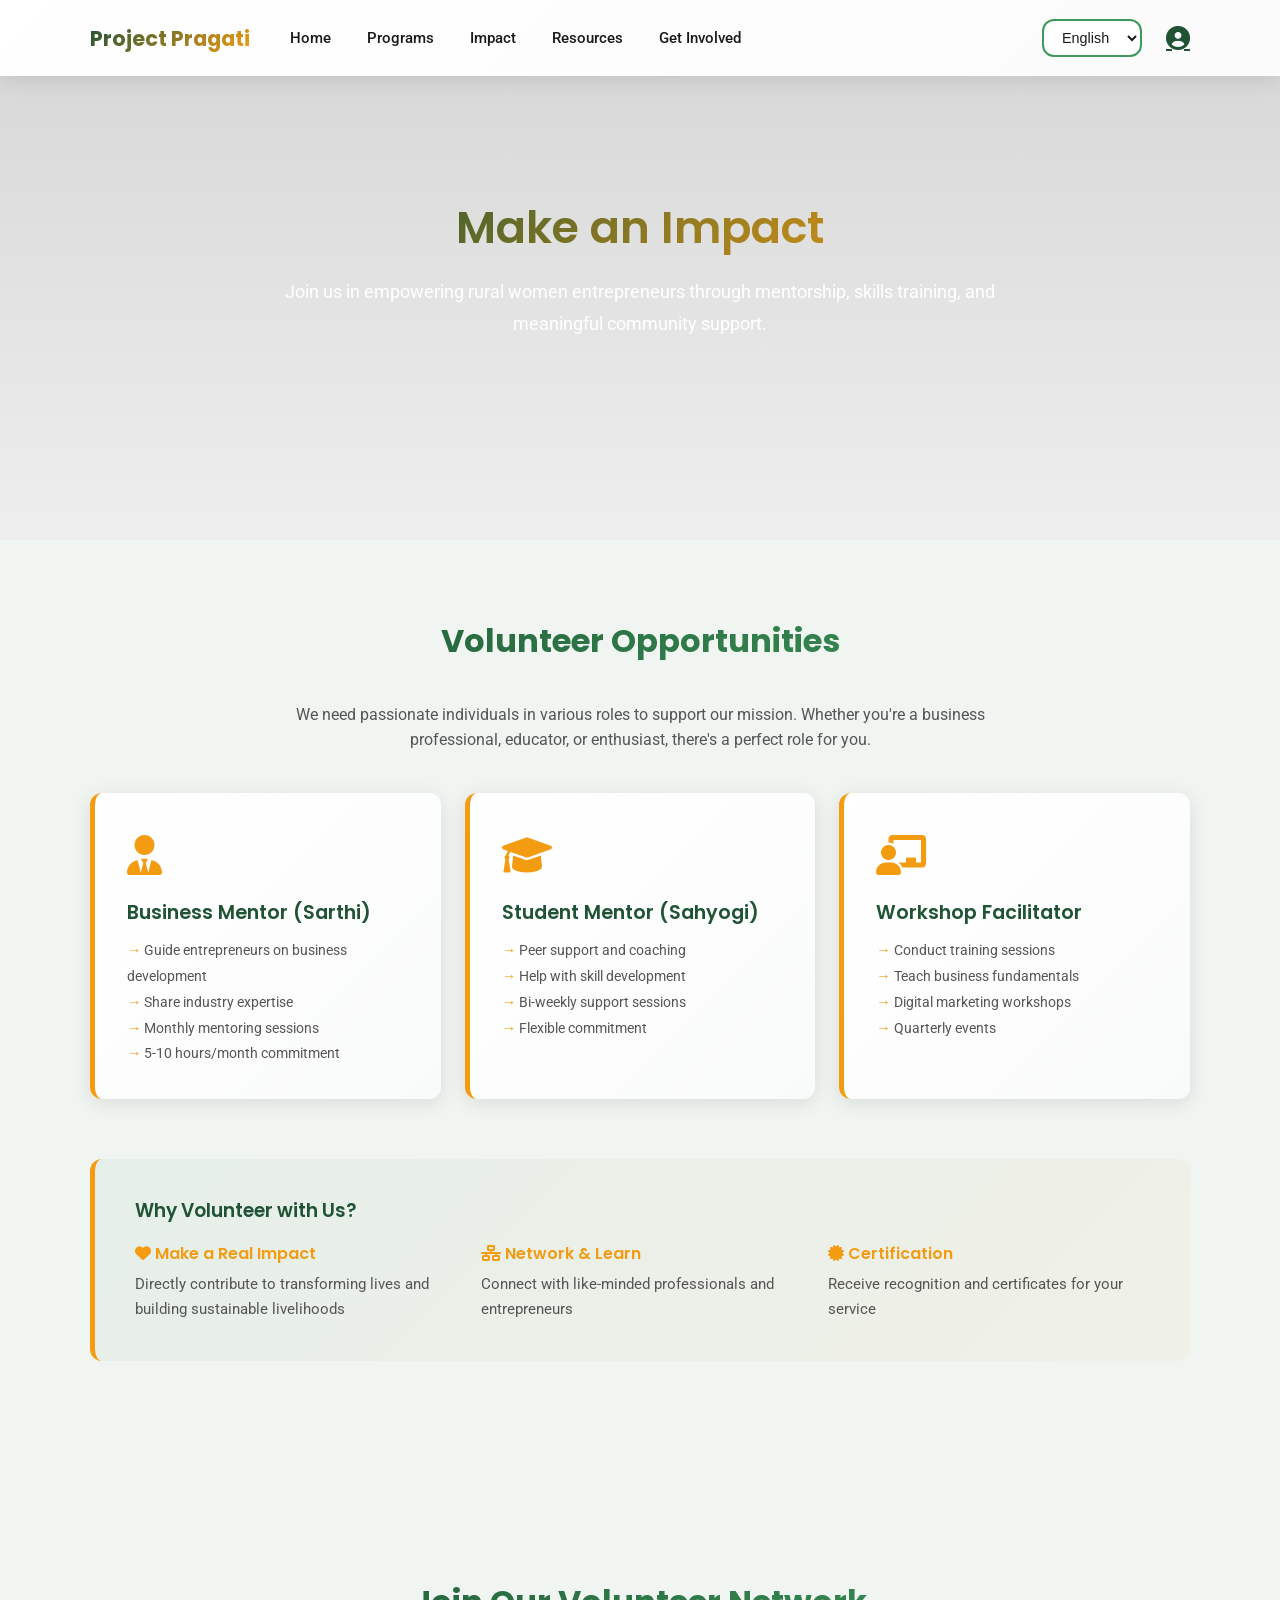
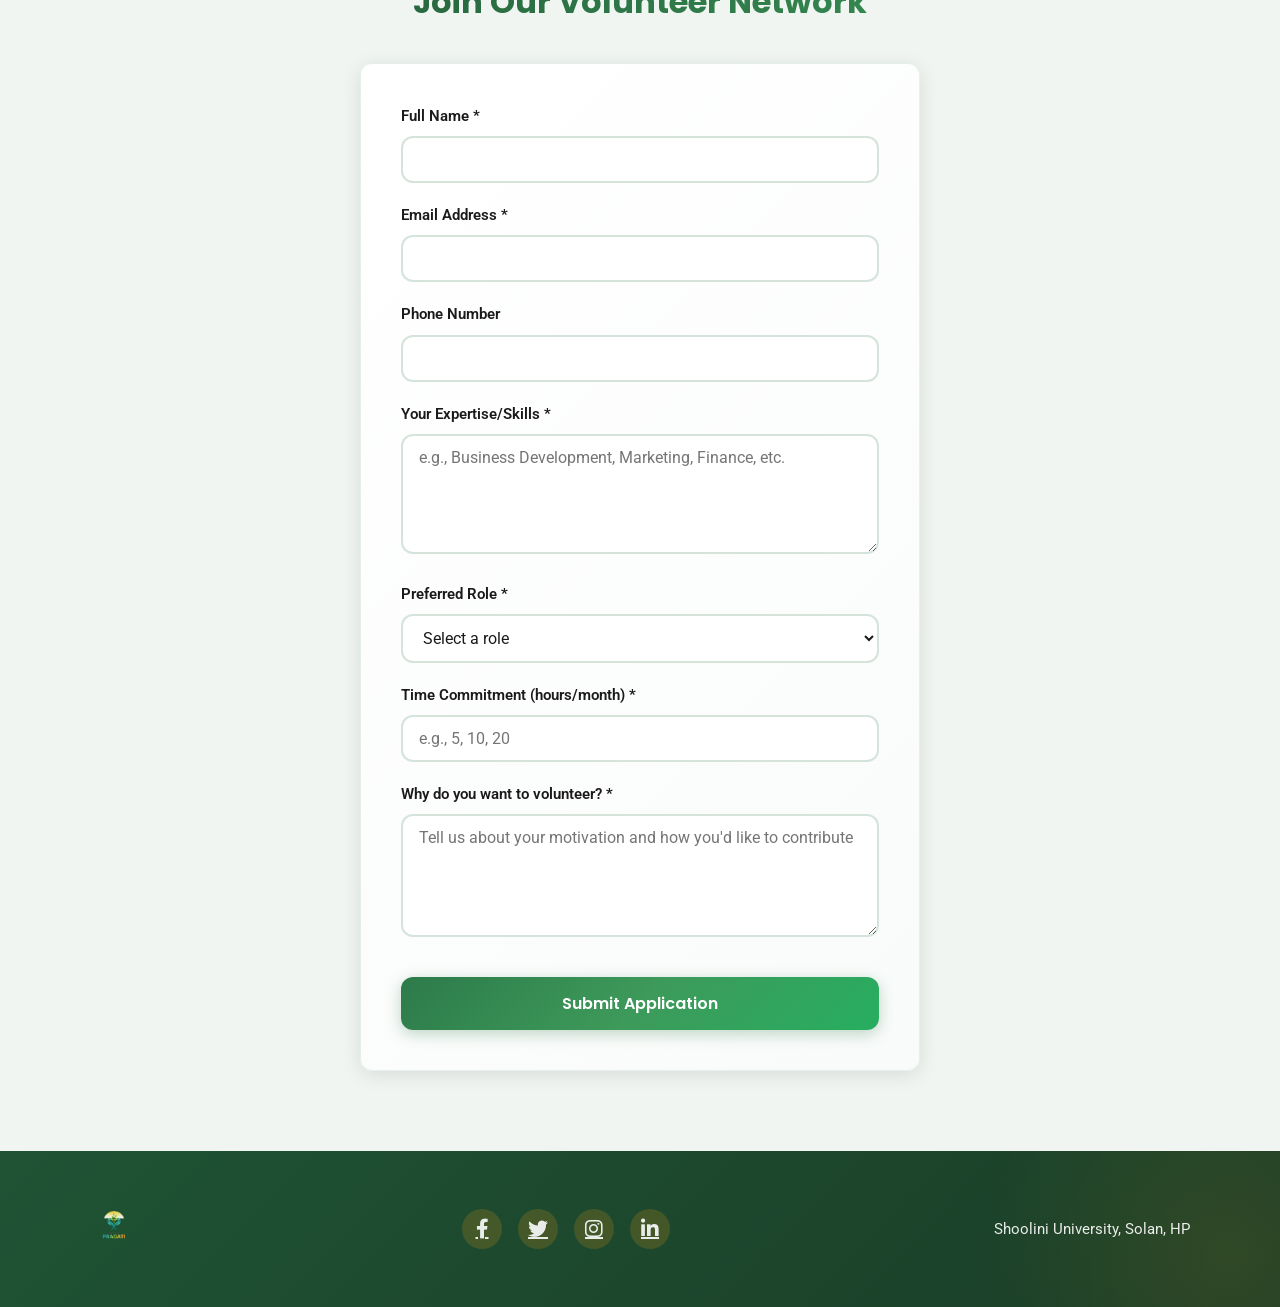
<file: volunteer.html>
<!DOCTYPE html>
<html lang="en">
<head>
    <meta charset="UTF-8">
    <meta name="viewport" content="width=device-width, initial-scale=1.0">
    <meta name="description" content="Join Project Pragati as a volunteer and make an impact in women's entrepreneurship">
    <title>Volunteer - Project Pragati</title>
    <link rel="stylesheet" href="css/style.css">
    <link href="https://fonts.googleapis.com/css2?family=Poppins:wght@400;600;700&family=Roboto:wght@400;500&display=swap" rel="stylesheet" />
    <link rel="stylesheet" href="https://cdnjs.cloudflare.com/ajax/libs/font-awesome/6.0.0-beta3/css/all.min.css">
    <style>
        .volunteer-roles {
            display: grid;
            grid-template-columns: repeat(auto-fit, minmax(280px, 1fr));
            gap: 24px;
            margin: 40px 0;
        }

        .role-card {
            background: linear-gradient(135deg, var(--white) 0%, #f9fbfa 100%);
            padding: 32px;
            border-radius: var(--radius);
            border-left: 5px solid var(--accent);
            box-shadow: var(--shadow);
            transition: all 0.4s cubic-bezier(0.23, 1, 0.320, 1);
        }

        .role-card:hover {
            transform: translateY(-8px);
            box-shadow: var(--shadow-3d);
        }

        .role-icon {
            font-size: 2.5rem;
            color: var(--accent);
            margin-bottom: 12px;
        }

        .role-card h3 {
            color: var(--primary-dark);
            margin-bottom: 12px;
            font-size: 1.2rem;
        }

        .role-card ul {
            list-style: none;
            color: var(--text-muted);
            font-size: 0.9rem;
            line-height: 1.8;
        }

        .role-card li::before {
            content: "→ ";
            color: var(--accent);
            font-weight: 600;
        }
    </style>
</head>
<body>
    <header>
      <nav class="container">
        <a href="index.html" class="logo">Project Pragati</a>
        <ul class="nav-links">
          <li><a href="index.html" data-key="home">Home</a></li>
          <li><a href="programs.html" data-key="programs">Programs</a></li>
          <li><a href="impact.html" data-key="impact">Impact</a></li>
          <li><a href="resources.html" data-key="resources">Resources</a></li>
          <li><a href="#involve" data-key="getInvolved">Get Involved</a></li>
        </ul>

        <div class="nav-right-items">
            <div class="language-switcher">
              <select id="language-select">
                <option value="en">English</option>
                <option value="hi">हिंदी</option>
              </select>
            </div>
            <a href="login.html" class="login-icon" aria-label="Login">
                <i class="fas fa-user-circle"></i>
            </a>
        </div>

        <button class="hamburger" aria-label="Open menu">
          <i class="fas fa-bars" aria-hidden="true"></i>
        </button>
      </nav>
    </header>

    <main>
        <section class="page-hero hero-image" style="background-image: url('https://images.unsplash.com/photo-1544005313-94ddf0286df2?auto=format&fit=crop&w=1600&q=80');">
            <div class="container">
                <div class="hero-content" style="text-align: center; max-width: 720px; margin: 0 auto;">
                    <h1 style="font-size: 2.8rem; background: linear-gradient(135deg, var(--primary-dark) 0%, var(--accent) 100%); -webkit-background-clip: text; -webkit-text-fill-color: transparent; background-clip: text; margin-bottom: 20px;">
                        Make an Impact
                    </h1>
                    <p style="font-size: 1.1rem; color: var(--white); max-width: 720px; margin: 0 auto; line-height: 1.8;">
                        Join us in empowering rural women entrepreneurs through mentorship, skills training, and meaningful community support.
                    </p>
                </div>
            </div>
        </section>

        <section style="padding: 80px 0;">
            <div class="container">
                <h2 style="text-align: center; color: var(--primary-dark); margin-bottom: 40px; font-size: 2rem;">Volunteer Opportunities</h2>
                <p style="text-align: center; color: var(--text-muted); margin-bottom: 40px; max-width: 700px; margin-left: auto; margin-right: auto;">
                    We need passionate individuals in various roles to support our mission. Whether you're a business professional, educator, or enthusiast, there's a perfect role for you.
                </p>

                <div class="volunteer-roles">
                    <div class="role-card">
                        <div class="role-icon">
                            <i class="fas fa-user-tie"></i>
                        </div>
                        <h3>Business Mentor (Sarthi)</h3>
                        <ul>
                            <li>Guide entrepreneurs on business development</li>
                            <li>Share industry expertise</li>
                            <li>Monthly mentoring sessions</li>
                            <li>5-10 hours/month commitment</li>
                        </ul>
                    </div>

                    <div class="role-card">
                        <div class="role-icon">
                            <i class="fas fa-graduation-cap"></i>
                        </div>
                        <h3>Student Mentor (Sahyogi)</h3>
                        <ul>
                            <li>Peer support and coaching</li>
                            <li>Help with skill development</li>
                            <li>Bi-weekly support sessions</li>
                            <li>Flexible commitment</li>
                        </ul>
                    </div>

                    <div class="role-card">
                        <div class="role-icon">
                            <i class="fas fa-chalkboard-teacher"></i>
                        </div>
                        <h3>Workshop Facilitator</h3>
                        <ul>
                            <li>Conduct training sessions</li>
                            <li>Teach business fundamentals</li>
                            <li>Digital marketing workshops</li>
                            <li>Quarterly events</li>
                        </ul>
                    </div>
                </div>

                <div style="margin: 60px 0; padding: 40px; background: linear-gradient(135deg, rgba(45, 122, 74, 0.05) 0%, rgba(243, 156, 18, 0.05) 100%); border-radius: var(--radius); border-left: 5px solid var(--accent);">
                    <h3 style="color: var(--primary-dark); margin-bottom: 20px;">Why Volunteer with Us?</h3>
                    <div style="display: grid; grid-template-columns: repeat(auto-fit, minmax(250px, 1fr)); gap: 24px;">
                        <div>
                            <h4 style="color: var(--accent); margin-bottom: 8px;">
                                <i class="fas fa-heart"></i> Make a Real Impact
                            </h4>
                            <p style="color: var(--text-muted); font-size: 0.95rem;">
                                Directly contribute to transforming lives and building sustainable livelihoods
                            </p>
                        </div>
                        <div>
                            <h4 style="color: var(--accent); margin-bottom: 8px;">
                                <i class="fas fa-network-wired"></i> Network & Learn
                            </h4>
                            <p style="color: var(--text-muted); font-size: 0.95rem;">
                                Connect with like-minded professionals and entrepreneurs
                            </p>
                        </div>
                        <div>
                            <h4 style="color: var(--accent); margin-bottom: 8px;">
                                <i class="fas fa-certificate"></i> Certification
                            </h4>
                            <p style="color: var(--text-muted); font-size: 0.95rem;">
                                Receive recognition and certificates for your service
                            </p>
                        </div>
                    </div>
                </div>
            </div>
        </section>

        <section style="padding: 80px 0; background: var(--bg-section);" id="involve">
            <div class="container">
                <h2 style="text-align: center; color: var(--primary-dark); margin-bottom: 40px; font-size: 2rem;">Join Our Volunteer Network</h2>
                <div style="max-width: 700px; margin: 0 auto;">
                    <form id="volunteerForm" class="volunteer-form">
                        <div class="form-group">
                            <label for="name">Full Name *</label>
                            <input type="text" id="name" name="name" required>
                        </div>
                        <div class="form-group">
                            <label for="email">Email Address *</label>
                            <input type="email" id="email" name="email" required>
                        </div>
                        <div class="form-group">
                            <label for="phone">Phone Number</label>
                            <input type="tel" id="phone" name="phone">
                        </div>
                        <div class="form-group">
                            <label for="expertise">Your Expertise/Skills *</label>
                            <textarea id="expertise" name="expertise" rows="3" placeholder="e.g., Business Development, Marketing, Finance, etc." required></textarea>
                        </div>
                        <div class="form-group">
                            <label for="role">Preferred Role *</label>
                            <select id="role" name="role" style="width: 100%; padding: 12px 16px; border: 2px solid rgba(45, 122, 74, 0.2); border-radius: var(--radius); font-size: 1rem; font-family: inherit; background: var(--white); color: var(--text);" required>
                                <option value="">Select a role</option>
                                <option value="sarthi">Business Mentor (Sarthi)</option>
                                <option value="sahyogi">Student Mentor (Sahyogi)</option>
                                <option value="facilitator">Workshop Facilitator</option>
                                <option value="other">Other</option>
                            </select>
                        </div>
                        <div class="form-group">
                            <label for="commitment">Time Commitment (hours/month) *</label>
                            <input type="number" id="commitment" name="commitment" min="1" placeholder="e.g., 5, 10, 20" required>
                        </div>
                        <div class="form-group">
                            <label for="reason">Why do you want to volunteer? *</label>
                            <textarea id="reason" name="reason" rows="5" placeholder="Tell us about your motivation and how you'd like to contribute" required></textarea>
                        </div>
                        <button type="submit" class="cta-button" style="width: 100%; text-align: center;">Submit Application</button>
                    </form>
                </div>
            </div>
        </section>
    </main>

    <footer>
      <div class="container">
        <div class="footer-content">
          <div class="footer-left">
            <img src="images/logo2.png" alt="Project Pragati Logo" class="footer-logo" />
          </div>
          <div class="footer-center">
            <div class="social-media">
              <a href="#" target="_blank" rel="noopener noreferrer" aria-label="Facebook"><i class="fab fa-facebook-f" aria-hidden="true"></i></a>
              <a href="#" target="_blank" rel="noopener noreferrer" aria-label="Twitter"><i class="fab fa-twitter" aria-hidden="true"></i></a>
              <a href="#" target="_blank" rel="noopener noreferrer" aria-label="Instagram"><i class="fab fa-instagram" aria-hidden="true"></i></a>
              <a href="#" target="_blank" rel="noopener noreferrer" aria-label="LinkedIn"><i class="fab fa-linkedin-in" aria-hidden="true"></i></a>
            </div>
          </div>
          <div class="footer-right">
            <p>Shoolini University, Solan, HP</p>
          </div>
        </div>
      </div>
    </footer>

    <script src="js/script.js" defer></script>
    <script src="js/languages.js"></script>
    <script src="js/translate.js"></script>
</body>
</html>
</file>
<file: css/style.css>
/* ============================================
   Project Pragati - Modern 3D Theme Stylesheet
   Professional NGO / CSR with 3D Effects
   ============================================ */

:root {
  --primary: #2d7a4a;
  --primary-dark: #1f5334;
  --primary-light: #3d9a5a;
  --accent: #f39c12;
  --accent-light: #f5b347;
  --secondary: #27ae60;
  --bg-light: #f8fbf9;
  --bg-section: #f0f5f2;
  --text: #1a1a1a;
  --text-muted: #555555;
  --white: #ffffff;
  --shadow: 0 4px 20px rgba(0, 0, 0, 0.1);
  --shadow-hover: 0 15px 40px rgba(45, 122, 74, 0.2);
  --shadow-3d: 0 20px 60px rgba(45, 122, 74, 0.3);
  --radius: 12px;
  --transition: 0.3s ease;
  --transition-3d: 0.4s cubic-bezier(0.23, 1, 0.320, 1);
}

*,
*::before,
*::after {
  box-sizing: border-box;
  margin: 0;
  padding: 0;
}

html {
  scroll-behavior: smooth;
}

body {
  font-family: 'Roboto', sans-serif;
  font-size: 16px;
  line-height: 1.6;
  color: var(--text);
  background: var(--white);
  overflow-x: hidden;
}

h1, h2, h3, h4, h5, h6 {
  font-family: 'Poppins', sans-serif;
  font-weight: 600;
  line-height: 1.3;
}

/* ---- Container ---- */
.container {
  max-width: 1140px;
  margin: 0 auto;
  padding: 0 20px;
}

/* ---- Header & Nav ---- */
header {
  position: fixed;
  top: 0;
  left: 0;
  right: 0;
  z-index: 1000;
  background: linear-gradient(135deg, var(--white) 0%, #fafbfa 100%);
  box-shadow: var(--shadow);
  backdrop-filter: blur(10px);
  background-color: rgba(255, 255, 255, 0.95);
}

nav.container {
  display: flex;
  align-items: center;
  justify-content: space-between;
  padding: 16px 20px;
  gap: 24px;
}

.logo {
  display: flex;
  align-items: center;
  text-decoration: none;
  color: var(--primary-dark);
  font-family: 'Poppins', sans-serif;
  font-weight: 700;
  font-size: 1.3rem;
  background: linear-gradient(135deg, var(--primary-dark) 0%, var(--accent) 100%);
  -webkit-background-clip: text;
  -webkit-text-fill-color: transparent;
  background-clip: text;
  transition: transform var(--transition);
}

.logo:hover {
  transform: scale(1.05);
}

.nav-links {
  display: flex;
  align-items: center;
  list-style: none;
  gap: 4px;
}

.nav-links a {
  display: block;
  padding: 10px 16px;
  color: var(--text);
  text-decoration: none;
  font-size: 0.95rem;
  font-weight: 500;
  border-radius: var(--radius);
  transition: all var(--transition);
  position: relative;
  overflow: hidden;
}

.nav-links a::before {
  content: '';
  position: absolute;
  top: 0;
  left: -100%;
  width: 100%;
  height: 100%;
  background: linear-gradient(90deg, transparent, var(--accent), transparent);
  transition: left 0.3s;
}

.nav-links a:hover,
.nav-links a.active {
  color: var(--primary-dark);
  background: rgba(45, 122, 74, 0.08);
  transform: translateY(-2px);
}

.nav-links a.active {
  color: var(--white);
  background: linear-gradient(135deg, var(--primary-dark), var(--accent));
}

.nav-right-items {
  display: flex;
  align-items: center;
  gap: 24px;
  margin-left: auto;
}

.language-switcher select {
  padding: 8px 14px;
  border: 2px solid var(--primary-light);
  border-radius: var(--radius);
  font-size: 0.9rem;
  color: var(--text);
  background: var(--white);
  cursor: pointer;
  transition: all var(--transition);
  font-weight: 500;
}

.language-switcher select:hover {
  background: rgba(45, 122, 74, 0.05);
  box-shadow: 0 4px 12px rgba(45, 122, 74, 0.15);
}

.login-icon {
  color: var(--primary-dark);
  font-size: 1.5rem;
  transition: all var(--transition);
  display: flex;
  align-items: center;
  cursor: pointer;
}

.login-icon:hover {
  color: var(--accent);
  transform: rotate(15deg) scale(1.1);
}

.hamburger {
  display: none;
  align-items: center;
  justify-content: center;
  width: 44px;
  height: 44px;
  border: none;
  background: transparent;
  color: var(--primary-dark);
  font-size: 1.4rem;
  cursor: pointer;
  border-radius: var(--radius);
  transition: all var(--transition);
}

.hamburger:hover {
  background: rgba(45, 122, 74, 0.1);
  transform: scale(1.1);
}

/* ---- Video Hero Section ---- */
.video-hero {
  position: relative;
  min-height: 100vh;
  height: 100vh;
  display: flex;
  align-items: center;
  justify-content: center;
  overflow: hidden;
  margin-top: 70px;
}

.video-background-wrap {
  position: absolute;
  inset: 0;
  overflow: hidden;
  z-index: 0;
}

.background-image {
  position: absolute;
  top: 50%;
  left: 50%;
  width: 120%;
  height: 120%;
  object-fit: cover;
  transform: translate(-50%, -50%);
  transition: transform 1.2s ease, filter 0.6s ease;
  filter: brightness(0.75) contrast(1.05);
}

.video-hero:hover .background-image {
  transform: translate(-48%, -50%) scale(1.02);
}

.video-overlay {
  position: absolute;
  top: 0;
  left: 0;
  width: 100%;
  height: 100%;
  background: linear-gradient(135deg, rgba(15, 20, 15, 0.45) 0%, rgba(10, 30, 20, 0.25) 45%, rgba(255, 255, 255, 0.02) 100%);
  z-index: 1;
  backdrop-filter: blur(1px);
}

.video-content {
  position: relative;
  z-index: 2;
  text-align: center;
  display: flex;
  align-items: center;
  justify-content: center;
  width: 100%;
  height: 100%;
  padding: 0 20px;
}

.video-text-wrapper {
  animation: slideUp 0.8s ease-out 0.2s both;
  perspective: 1200px;
  max-width: 940px;
}

.video-title {
  font-size: clamp(3rem, 8vw, 5.5rem);
  font-weight: 700;
  color: var(--white);
  text-shadow: 
    2px 2px 4px rgba(0, 0, 0, 0.35),
    0 0 20px rgba(243, 156, 18, 0.45),
    0 0 48px rgba(45, 122, 74, 0.18);
  letter-spacing: 2px;
  margin-bottom: 20px;
  line-height: 1.05;
  animation: slideUp 0.8s ease-out both;
  word-spacing: 0.24em;
}

.video-subtitle {
  font-size: clamp(1.1rem, 2.2vw, 1.65rem);
  color: var(--accent-light);
  font-weight: 500;
  max-width: 820px;
  margin: 0 auto 30px;
  text-shadow: 1px 1px 4px rgba(0, 0, 0, 0.35);
  letter-spacing: 0.8px;
  animation: slideUp 0.8s ease-out 0.1s both;
  line-height: 1.45;
}

.video-action-group {
  display: inline-flex;
  flex-wrap: wrap;
  justify-content: center;
  gap: 18px;
  margin-top: 18px;
}


.back-to-top {
  position: fixed;
  right: 24px;
  bottom: 24px;
  width: 50px;
  height: 50px;
  display: grid;
  place-items: center;
  border: none;
  border-radius: 50%;
  background: linear-gradient(135deg, var(--secondary), var(--accent));
  color: var(--white);
  font-size: 0.95rem;
  cursor: pointer;
  box-shadow: 0 16px 30px rgba(45, 122, 74, 0.25);
  opacity: 0;
  visibility: hidden;
  transform: translateY(20px);
  transition: opacity 0.35s ease, transform 0.35s ease, visibility 0.35s;
  z-index: 1100;
}

.back-to-top.show {
  opacity: 1;
  visibility: visible;
  transform: translateY(0);
}

/* Mobile adjustments for video hero */
@media (max-width: 768px) {
  .video-hero {
    min-height: 80vh;
    height: 80vh;
    margin-top: 60px;
  }

  .video-action-group {
    flex-direction: column;
    gap: 14px;
  }

  .video-title {
    letter-spacing: 1px;
    margin-bottom: 15px;
  }

  .video-subtitle {
    font-size: 1rem;
    letter-spacing: 0.5px;
    padding: 0 20px;
  }
}

@media (max-width: 480px) {
  .video-hero {
    min-height: 70vh;
    height: 70vh;
    margin-top: 50px;
  }

  .video-title {
    font-size: 2rem;
    letter-spacing: 0.5px;
    margin-bottom: 12px;
  }

  .video-subtitle {
    font-size: 0.9rem;
    padding: 0 15px;
  }
}

/* ---- Hero ---- */
.hero {
  min-height: 100vh;
  display: flex;
  align-items: center;
  background: linear-gradient(135deg, var(--bg-light) 0%, #e8f3ed 50%, #f0f5f2 100%);
  padding: 120px 0 60px;
  position: relative;
  overflow: hidden;
}

.hero::before {
  content: '';
  position: absolute;
  width: 600px;
  height: 600px;
  background: radial-gradient(circle, rgba(243, 156, 18, 0.15) 0%, transparent 70%);
  border-radius: 50%;
  top: -200px;
  right: -200px;
  z-index: 0;
}

.hero-container {
  display: grid;
  grid-template-columns: 1fr 1fr;
  gap: 48px;
  align-items: center;
  position: relative;
  z-index: 1;
}

.hero-text h1 {
  font-size: clamp(1.75rem, 4vw, 2.8rem);
  background: linear-gradient(135deg, var(--primary-dark) 0%, var(--primary-light) 50%, var(--accent) 100%);
  -webkit-background-clip: text;
  -webkit-text-fill-color: transparent;
  background-clip: text;
  margin-bottom: 20px;
  line-height: 1.2;
}

.hero-text p {
  font-size: 1.1rem;
  color: var(--text-muted);
  margin-bottom: 28px;
  max-width: 520px;
}

.hero-image {
  display: flex;
  justify-content: center;
  align-items: center;
  perspective: 1000px;
}

.hero-image img {
  max-width: 100%;
  height: auto;
  border-radius: var(--radius);
  box-shadow: var(--shadow-3d);
  transition: transform 0.8s var(--transition-3d);
  transform: none;
}

.hero-image:hover img {
  transform: scale(1.02);
}

@keyframes float {
  0%, 100% { transform: translateY(0px); }
  50% { transform: translateY(-12px); }
}

.hero-image img {
  animation: float 4s ease-in-out infinite;
}

/* ---- Buttons ---- */
.cta-button {
  display: inline-block;
  padding: 14px 32px;
  background: linear-gradient(135deg, var(--primary) 0%, var(--primary-light) 50%, var(--secondary) 100%);
  color: var(--white) !important;
  text-decoration: none;
  font-family: 'Poppins', sans-serif;
  font-weight: 600;
  font-size: 1rem;
  border: none;
  border-radius: var(--radius);
  cursor: pointer;
  transition: all var(--transition-3d);
  position: relative;
  overflow: hidden;
  box-shadow: 0 4px 15px rgba(45, 122, 74, 0.3);
  transform: translateZ(0);
  perspective: 1000px;
}

.cta-button::before {
  content: '';
  position: absolute;
  top: 0;
  left: -100%;
  width: 100%;
  height: 100%;
  background: linear-gradient(90deg, transparent, rgba(255, 255, 255, 0.3), transparent);
  transition: left 0.5s;
}

.cta-button:hover::before {
  left: 100%;
}

.cta-button:hover {
  transform: translateY(-4px) scale(1.02);
  box-shadow: var(--shadow-3d);
}

.cta-button:active {
  transform: translateY(-1px) scale(0.98);
}

.cta-button:focus {
  outline: 2px solid var(--accent);
  outline-offset: 2px;
}

.cta-button.secondary {
  background: linear-gradient(135deg, var(--accent) 0%, var(--accent-light) 100%);
  box-shadow: 0 4px 15px rgba(243, 156, 18, 0.3);
}

.gallery-button {
  margin-top: 20px;
}

.page-hero {
  position: relative;
  display: flex;
  align-items: center;
  padding: 80px 0;
  min-height: 60vh;
  overflow: hidden;
  background: linear-gradient(135deg, var(--bg-light) 0%, #e8f3ed 100%);
}

.page-hero::before {
  content: '';
  position: absolute;
  inset: 0;
  background: rgba(0, 0, 0, 0.15);
  opacity: 0.4;
  pointer-events: none;
}

.page-hero.hero-image {
  background-size: cover;
  background-position: center;
  background-repeat: no-repeat;
}

.page-hero.hero-image::before {
  background: linear-gradient(180deg, rgba(10, 20, 10, 0.44), rgba(10, 20, 10, 0.18));
}

.page-hero .hero-content {
  position: relative;
  z-index: 1;
  width: 100%;
}

.page-hero h1,
.page-hero p {
  color: var(--white);
}

.page-hero h1 {
  margin-bottom: 18px;
}

.page-hero .hero-buttons {
  display: flex;
  flex-wrap: wrap;
  justify-content: center;
  gap: 16px;
  margin-top: 24px;
}

.about-content {
  display: grid;
  gap: 28px;
  justify-items: center;
  text-align: center;
}

.about-content p {
  max-width: 760px;
  margin: 0 auto;
}

.mission-cards {
  display: grid;
  grid-template-columns: repeat(2, minmax(0, 1fr));
  gap: 20px;
  width: 100%;
  align-items: center;
  justify-items: center;
}

.mission-card {
  width: 100%;
  max-width: 560px;
  overflow: hidden;
  border-radius: calc(var(--radius) + 4px);
  box-shadow: var(--shadow);
  background: #ffffff;
}

.mission-card img {
  width: 100%;
  display: block;
  height: auto;
  object-fit: cover;
}

/* ---- Sections ---- */
section {
  padding: 80px 0;
  position: relative;
}

section:nth-of-type(even) {
  background: var(--bg-section);
}

section h2 {
  font-size: clamp(1.5rem, 3vw, 2.2rem);
  background: linear-gradient(135deg, var(--primary-dark) 0%, var(--primary-light) 100%);
  -webkit-background-clip: text;
  -webkit-text-fill-color: transparent;
  background-clip: text;
  margin-bottom: 16px;
  text-align: center;
  font-weight: 700;
}

.section-intro {
  max-width: 700px;
  margin: 0 auto 40px;
  text-align: center;
  color: var(--text-muted);
  font-size: 1.05rem;
}

/* ---- Impact Cards ---- */
.impact-grid {
  display: grid;
  grid-template-columns: repeat(auto-fit, minmax(240px, 1fr));
  gap: 24px;
  margin-top: 32px;
  perspective: 1200px;
}

.impact-card {
  background: var(--white);
  padding: 32px 24px;
  border-radius: var(--radius);
  text-align: center;
  box-shadow: var(--shadow);
  transition: all var(--transition-3d);
  position: relative;
  overflow: hidden;
  border: 2px solid rgba(45, 122, 74, 0.05);
}

.impact-card::before {
  content: '';
  position: absolute;
  top: 0;
  left: -100%;
  width: 100%;
  height: 100%;
  background: linear-gradient(90deg, transparent, rgba(243, 156, 18, 0.1), transparent);
  transition: left 0.6s;
}

.impact-card:hover::before {
  left: 100%;
}

.impact-card:hover {
  transform: translateY(-10px) rotateX(5deg);
  box-shadow: var(--shadow-3d);
  border-color: rgba(45, 122, 74, 0.2);
}

.impact-card i {
  font-size: 2.8rem;
  background: linear-gradient(135deg, var(--primary) 0%, var(--secondary) 100%);
  -webkit-background-clip: text;
  -webkit-text-fill-color: transparent;
  background-clip: text;
  margin-bottom: 16px;
  transition: transform 0.3s;
}

.impact-card:hover i {
  transform: scale(1.2) rotate(10deg);
}

.impact-card h3 {
  font-size: 1.75rem;
  color: var(--primary-dark);
  margin-bottom: 8px;
}

.impact-card p {
  color: var(--text-muted);
  font-size: 0.95rem;
  margin-bottom: 20px;
}

.impact-card .cta-button {
  margin-top: auto;
}

/* ---- Stories ---- */
.stories-grid {
  display: grid;
  grid-template-columns: repeat(auto-fit, minmax(300px, 1fr));
  gap: 32px;
  margin-top: 32px;
  perspective: 1200px;
}

.story-card {
  background: var(--white);
  border-radius: var(--radius);
  overflow: hidden;
  box-shadow: var(--shadow);
  display: flex;
  flex-direction: column;
  transition: all var(--transition-3d);
  position: relative;
  border: 1px solid rgba(45, 122, 74, 0.1);
}

.story-card::after {
  content: '';
  position: absolute;
  top: 0;
  left: 0;
  width: 100%;
  height: 100%;
  background: linear-gradient(135deg, rgba(243, 156, 18, 0.1) 0%, transparent 100%);
  opacity: 0;
  transition: opacity var(--transition);
  pointer-events: none;
}

.story-card:hover {
  box-shadow: var(--shadow-3d);
  transform: translateY(-12px) rotateX(8deg) rotateZ(2deg);
}

.story-card:hover::after {
  opacity: 1;
}

.story-image {
  aspect-ratio: 4/3;
  overflow: hidden;
  position: relative;
}

.story-image img {
  width: 100%;
  height: 100%;
  object-fit: cover;
  transition: transform 0.6s cubic-bezier(0.23, 1, 0.320, 1);
}

.story-card:hover .story-image img {
  transform: scale(1.1) rotate(2deg);
}

.story-content {
  padding: 24px;
  flex: 1;
}

.story-content h4 {
  color: var(--primary-dark);
  margin-bottom: 6px;
  font-size: 1.1rem;
}

.business-name {
  font-size: 0.9rem;
  color: var(--accent);
  margin-bottom: 12px;
  font-weight: 600;
}

.story-content blockquote {
  font-style: italic;
  color: var(--text-muted);
  border-left: 4px solid var(--accent);
  padding-left: 16px;
  margin: 0;
}

/* ---- Team ---- */
.team-grid {
  display: grid;
  grid-template-columns: repeat(2, 1fr);
  gap: 32px;
  margin-top: 32px;
  perspective: 1200px;
}

.team-member {
  text-align: center;
  transition: all var(--transition-3d);
}

.team-member:nth-child(3) {
  grid-column: 1 / -1;
  justify-self: center;
  max-width: 300px;
}

.team-member:hover {
  transform: scale(1.05) rotateY(5deg);
}

.team-member img {
  width: 160px;
  height: 160px;
  border-radius: 50%;
  object-fit: cover;
  margin-bottom: 16px;
  border: 4px solid var(--accent);
  box-shadow: 0 8px 24px rgba(45, 122, 74, 0.2);
  transition: all var(--transition-3d);
}

.team-member:hover img {
  transform: scale(1.1) rotateY(-5deg);
  box-shadow: var(--shadow-3d);
}

.team-member h4 {
  color: var(--primary-dark);
  margin-bottom: 4px;
  font-size: 1.1rem;
}

.team-member p {
  font-size: 0.9rem;
  color: var(--text-muted);
}

/* ---- Get Involved ---- */
.get-involved-grid {
  display: grid;
  grid-template-columns: repeat(auto-fit, minmax(280px, 1fr));
  gap: 28px;
  margin-top: 32px;
  perspective: 1200px;
}

.get-involved-card {
  background: linear-gradient(135deg, var(--white) 0%, #f9fbfa 100%);
  padding: 36px 28px;
  border-radius: var(--radius);
  text-align: center;
  box-shadow: var(--shadow);
  transition: all var(--transition-3d);
  position: relative;
  overflow: hidden;
  border: 2px solid rgba(45, 122, 74, 0.08);
}

.get-involved-card::before {
  content: '';
  position: absolute;
  top: -50%;
  right: -50%;
  width: 100%;
  height: 100%;
  background: radial-gradient(circle, rgba(243, 156, 18, 0.2) 0%, transparent 70%);
  transition: all 0.6s;
}

.get-involved-card:hover::before {
  top: -25%;
  right: -25%;
}

.get-involved-card:hover {
  transform: translateY(-15px) rotateX(8deg) rotateZ(-2deg);
  box-shadow: var(--shadow-3d);
  border-color: var(--accent);
}

.get-involved-card i {
  font-size: 3rem;
  background: linear-gradient(135deg, var(--primary) 0%, var(--secondary) 100%);
  -webkit-background-clip: text;
  -webkit-text-fill-color: transparent;
  background-clip: text;
  margin-bottom: 20px;
  transition: transform 0.4s;
}

.get-involved-card:hover i {
  transform: scale(1.3) rotate(-15deg);
}

.get-involved-card h3 {
  color: var(--primary-dark);
  margin-bottom: 12px;
  font-size: 1.3rem;
}

.get-involved-card p {
  color: var(--text-muted);
  margin-bottom: 24px;
  font-size: 0.98rem;
  line-height: 1.6;
}

/* ---- Forms ---- */
.volunteer-form {
  max-width: 560px;
  margin: 0 auto;
  padding: 40px;
  background: linear-gradient(135deg, var(--white) 0%, #f9fbfa 100%);
  border-radius: var(--radius);
  box-shadow: var(--shadow);
  border: 1px solid rgba(45, 122, 74, 0.1);
}

.form-group {
  margin-bottom: 20px;
}

.form-group label {
  display: block;
  margin-bottom: 8px;
  font-weight: 600;
  color: var(--text);
  font-size: 0.95rem;
}

.form-group input,
.form-group textarea {
  width: 100%;
  padding: 12px 16px;
  border: 2px solid rgba(45, 122, 74, 0.2);
  border-radius: var(--radius);
  font-size: 1rem;
  font-family: inherit;
  transition: all var(--transition);
  background: var(--white);
}

.form-group input:focus,
.form-group textarea:focus {
  outline: none;
  border-color: var(--accent);
  box-shadow: 0 0 0 3px rgba(243, 156, 18, 0.1);
  transform: scale(1.01);
}

.form-group textarea {
  min-height: 120px;
  resize: vertical;
}

.volunteer-form .cta-button {
  margin-top: 12px;
  width: 100%;
  text-align: center;
}

/* ---- Partner page ---- */
.partner-benefits {
  margin-bottom: 48px;
}

.contact-form-container {
  margin-top: 48px;
  padding-top: 48px;
  border-top: 1px solid #e8e4dc;
}

.contact-form-container h2 {
  margin-bottom: 16px;
}

/* ---- Donate page ---- */
.donation-button-container {
  text-align: center;
  margin: 32px 0 48px;
}

.how-it-helps-content {
  margin-top: 48px;
}

.how-it-helps-title {
  margin-bottom: 24px;
}

/* ---- Donate page ---- */
.donate-hero {
  position: relative;
  min-height: 70vh;
  display: flex;
  align-items: center;
  padding: 120px 0 80px;
  background: linear-gradient(135deg, rgba(45, 122, 74, 0.88), rgba(243, 156, 18, 0.78)),
              url('images/village.jpg') center/cover no-repeat;
  color: var(--white);
  overflow: hidden;
}
.donate-hero::before {
  content: '';
  position: absolute;
  inset: 0;
  background: radial-gradient(circle at top left, rgba(255, 255, 255, 0.16), transparent 24%),
              radial-gradient(circle at bottom right, rgba(255, 255, 255, 0.12), transparent 22%);
  pointer-events: none;
}
.donate-hero .hero-content {
  position: relative;
  z-index: 1;
  text-align: center;
}
.donate-hero h1 {
  font-size: clamp(2.8rem, 5vw, 4.2rem);
  line-height: 1;
  margin-bottom: 16px;
}
.donate-hero p {
  color: rgba(255, 255, 255, 0.95);
  font-size: 1.05rem;
  max-width: 720px;
  margin: 0 auto;
  line-height: 1.8;
}
.donate-hero .hero-actions {
  margin-top: 28px;
  display: flex;
  justify-content: center;
  gap: 18px;
  flex-wrap: wrap;
}
.donate-levels {
  padding: 80px 0;
  background: var(--bg-section);
}
.section-heading {
  text-align: center;
  color: var(--primary-dark);
  margin-bottom: 50px;
  font-size: clamp(2rem, 2.5vw, 2.6rem);
}
.donation-grid {
  display: grid;
  grid-template-columns: repeat(auto-fit, minmax(280px, 1fr));
  gap: 28px;
}
.donation-tier {
  background: linear-gradient(135deg, #ffffff, #f7faf7);
  padding: 32px;
  border-radius: var(--radius);
  text-align: center;
  border: 1px solid rgba(45, 122, 74, 0.12);
  box-shadow: var(--shadow);
  transition: transform var(--transition-3d), box-shadow var(--transition);
  position: relative;
}
.donation-tier:hover {
  transform: translateY(-10px);
  box-shadow: var(--shadow-3d);
  border-color: var(--accent);
}
.donation-tier.featured {
  border-color: var(--accent);
  box-shadow: 0 20px 55px rgba(243, 156, 18, 0.2);
}
.tier-badge {
  position: absolute;
  top: -12px;
  left: 50%;
  transform: translateX(-50%);
  background: var(--accent);
  color: #fff;
  padding: 8px 18px;
  border-radius: 999px;
  font-size: 0.75rem;
  font-weight: 700;
  text-transform: uppercase;
  letter-spacing: 0.05em;
}
.tier-amount {
  font-size: 2.5rem;
  color: var(--primary-dark);
  font-weight: 700;
  margin-bottom: 12px;
}
.tier-title {
  font-size: 1.2rem;
  color: var(--primary-dark);
  margin-bottom: 12px;
}
.tier-description {
  color: var(--text-muted);
  font-size: 0.95rem;
  margin-bottom: 22px;
  line-height: 1.7;
}
.tier-benefits {
  text-align: left;
  margin: 0 auto 22px;
  padding-left: 0;
  list-style: none;
  max-width: 260px;
}
.tier-benefits li {
  color: var(--text-muted);
  margin-bottom: 12px;
  padding-left: 26px;
  position: relative;
}
.tier-benefits li::before {
  content: "✓";
  position: absolute;
  left: 0;
  color: var(--accent);
  font-weight: 700;
}
.donation-tier .cta-button {
  width: 100%;
  min-width: auto;
}
.support-grid {
  display: grid;
  grid-template-columns: repeat(auto-fit, minmax(220px, 1fr));
  gap: 24px;
  margin-top: 32px;
}
.support-card {
  background: linear-gradient(135deg, rgba(45, 122, 74, 0.08), rgba(243, 156, 18, 0.08));
  border: 1px solid rgba(45, 122, 74, 0.08);
  border-radius: var(--radius);
  padding: 28px;
  text-align: center;
}
.support-card h4 {
  color: var(--primary-dark);
  font-size: 2rem;
  margin-bottom: 10px;
}
.support-card p {
  color: var(--text-muted);
  font-size: 0.96rem;
}
.faq-section {
  padding: 80px 0;
  background: linear-gradient(135deg, #f5faf7 0%, #eef4ee 100%);
}
.faq-list {
  max-width: 760px;
  margin: 0 auto;
  display: grid;
  gap: 16px;
}
.faq-item {
  background: var(--white);
  padding: 24px;
  border-radius: var(--radius);
  border-left: 4px solid var(--accent);
  box-shadow: var(--shadow);
}
.faq-item h4 {
  color: var(--primary-dark);
  margin-bottom: 10px;
  cursor: pointer;
  display: flex;
  align-items: center;
  gap: 12px;
  font-size: 1rem;
}
.faq-item p {
  color: var(--text-muted);
  display: none;
  margin-top: 14px;
  line-height: 1.75;
}
.faq-item.active p {
  display: block;
}

/* ---- Footer ---- */
footer {
  background: linear-gradient(135deg, var(--primary-dark) 0%, #1a3d27 100%);
  color: var(--white);
  padding: 50px 0;
  position: relative;
  overflow: hidden;
}

footer::before {
  content: '';
  position: absolute;
  width: 500px;
  height: 500px;
  background: radial-gradient(circle, rgba(243, 156, 18, 0.1) 0%, transparent 70%);
  border-radius: 50%;
  bottom: -200px;
  right: -200px;
}

.footer-content {
  display: flex;
  flex-wrap: wrap;
  align-items: center;
  justify-content: space-between;
  gap: 24px;
  position: relative;
  z-index: 1;
}

.footer-logo {
  height: 48px;
  width: auto;
  opacity: 0.95;
  transition: transform var(--transition-3d);
}

.footer-logo:hover {
  transform: scale(1.1) rotateY(10deg);
}

.footer-center .social-media {
  display: flex;
  gap: 16px;
}

.footer-center a {
  color: var(--white);
  font-size: 1.25rem;
  opacity: 0.9;
  transition: all var(--transition);
  display: inline-flex;
  align-items: center;
  justify-content: center;
  width: 40px;
  height: 40px;
  background: rgba(243, 156, 18, 0.2);
  border-radius: 50%;
}

.footer-center a:hover {
  opacity: 1;
  background: var(--accent);
  transform: translateY(-3px) scale(1.1);
}

.footer-right p {
  font-size: 0.95rem;
  opacity: 0.9;
}

footer .container > p {
  text-align: center;
  margin-top: 24px;
  padding-top: 24px;
  border-top: 1px solid rgba(255,255,255,0.2);
  font-size: 0.9rem;
  opacity: 0.85;
}

/* ---- Animations (for script.js) ---- */
.animate-on-load {
  opacity: 0;
  transform: translateY(20px);
  transition: opacity 0.6s ease, transform 0.6s ease;
}

.animate-on-load.visible {
  opacity: 1;
  transform: translateY(0);
}

/* ---- Stats Section ---- */
section.stats-section {
  position: relative;
  overflow: hidden;
  padding: 120px 0;
  background: linear-gradient(135deg, rgba(16, 48, 28, 0.96) 0%, rgba(42, 95, 54, 0.95) 35%, rgba(243, 156, 18, 0.22) 100%);
  color: var(--white);
}

section.stats-section::before {
  content: '';
  position: absolute;
  inset: 0;
  background: radial-gradient(circle at 18% 24%, rgba(255,255,255,0.18), transparent 16%),
              radial-gradient(circle at 82% 12%, rgba(255,255,255,0.10), transparent 12%),
              radial-gradient(circle at 60% 80%, rgba(243,156,18,0.18), transparent 18%);
  pointer-events: none;
}

section.stats-section h2 {
  color: var(--white);
  -webkit-text-fill-color: unset;
  background: none;
}

.stats-grid {
  display: grid;
  grid-template-columns: repeat(auto-fit, minmax(220px, 1fr));
  gap: 32px;
  margin-top: 40px;
  position: relative;
  z-index: 1;
}

.stat-card {
  text-align: center;
  padding: 32px;
  background: rgba(255, 255, 255, 0.12);
  border-radius: calc(var(--radius) + 4px);
  border: 1px solid rgba(255, 255, 255, 0.18);
  backdrop-filter: blur(14px);
  transition: all var(--transition-3d);
  animation: slideUp 0.6s ease-out forwards;
  opacity: 0;
  box-shadow: 0 18px 40px rgba(0, 0, 0, 0.12);
}

@keyframes slideUp {
  0% {
    opacity: 0;
    transform: translateY(30px);
  }
  100% {
    opacity: 1;
    transform: translateY(0);
  }
}

.stat-card:hover {
  background: rgba(255, 255, 255, 0.2);
  border-color: rgba(255, 255, 255, 0.28);
  transform: translateY(-10px);
  box-shadow: 0 18px 50px rgba(0, 0, 0, 0.18);
}

.stat-number {
  font-size: 2.6rem;
  font-weight: 700;
  margin-bottom: 10px;
  color: var(--accent);
}

.stat-card p {
  font-size: 1rem;
  opacity: 0.95;
}

/* ---- Featured Story ---- */
.featured-story {
  display: grid;
  grid-template-columns: 1fr 1fr;
  gap: 40px;
  align-items: center;
  margin: 40px 0;
  padding: 40px;
  background: linear-gradient(135deg, rgba(45, 122, 74, 0.05) 0%, rgba(243, 156, 18, 0.05) 100%);
  border-radius: var(--radius);
  border-left: 5px solid var(--accent);
}

.featured-story-content h3 {
  font-size: 1.8rem;
  color: var(--primary-dark);
  margin-bottom: 20px;
}

.featured-story-content p {
  font-size: 1.05rem;
  color: var(--text-muted);
  line-height: 1.8;
  margin-bottom: 15px;
  font-style: italic;
}

.featured-business {
  color: var(--accent);
  font-weight: 600 !important;
}

.featured-story-image {
  border-radius: var(--radius);
  overflow: hidden;
  box-shadow: var(--shadow-3d);
}

.featured-story-image img {
  width: 100%;
  height: auto;
  transition: transform 0.6s cubic-bezier(0.23, 1, 0.320, 1);
}

.featured-story-image:hover img {
  transform: scale(1.05);
}

.stories-heading {
  margin: 30px 0 20px !important;
}

/* ---- Sponsor Grid ---- */
.sponsor-grid {
  display: grid;
  grid-template-columns: repeat(auto-fit, minmax(280px, 1fr));
  gap: 28px;
  margin-top: 32px;
  perspective: 1200px;
}

.sponsor-card {
  background: linear-gradient(135deg, var(--white) 0%, #f9fbfa 100%);
  padding: 36px;
  border-radius: var(--radius);
  text-align: center;
  box-shadow: var(--shadow);
  transition: all var(--transition-3d);
  position: relative;
  overflow: hidden;
  border: 2px solid rgba(45, 122, 74, 0.1);
}

.sponsor-card::before {
  content: '';
  position: absolute;
  top: -50%;
  right: -50%;
  width: 100%;
  height: 100%;
  background: radial-gradient(circle, rgba(243, 156, 18, 0.15) 0%, transparent 70%);
  transition: all 0.6s;
}

.sponsor-card:hover::before {
  top: -25%;
  right: -25%;
}

.sponsor-card:hover {
  transform: translateY(-12px) rotateX(5deg);
  box-shadow: var(--shadow-3d);
  border-color: var(--accent);
}

.sponsor-card i {
  font-size: 3rem;
  background: linear-gradient(135deg, var(--primary) 0%, var(--secondary) 100%);
  -webkit-background-clip: text;
  -webkit-text-fill-color: transparent;
  background-clip: text;
  margin-bottom: 16px;
  transition: transform 0.4s;
}

.sponsor-card:hover i {
  transform: scale(1.2);
}

.sponsor-card h3 {
  color: var(--primary-dark);
  margin-bottom: 10px;
  font-size: 1.2rem;
}

.sponsor-card p:first-of-type {
  font-size: 1.8rem;
  color: var(--accent);
  font-weight: 700;
  margin-bottom: 5px;
}

/* ---- Mobile Responsive ---- */
@media (max-width: 992px) {
  .hero-container {
    grid-template-columns: 1fr;
    text-align: center;
  }

  .hero-text p {
    margin-left: auto;
    margin-right: auto;
  }

  .hero-image {
    order: -1;
  }

  .featured-story {
    grid-template-columns: 1fr;
  }
}

@media (max-width: 768px) {
  .hamburger {
    display: flex;
  }

  .nav-links,
  .nav-right-items {
    display: none;
  }

  .nav-links.active {
    display: flex;
    position: absolute;
    top: 100%;
    left: 0;
    right: 0;
    flex-direction: column;
    background: var(--white);
    padding: 20px;
    box-shadow: var(--shadow);
    gap: 4px;
  }

  .nav-right-items.active {
    display: flex;
    position: absolute;
    top: 100%;
    right: 20px;
    margin-top: -52px;
  }

  nav.container {
    flex-wrap: wrap;
    position: relative;
  }

  .mission-cards {
    grid-template-columns: 1fr;
  }

  section {
    padding: 56px 0;
  }

  .featured-story {
    padding: 20px;
  }

  .sponsor-grid {
    grid-template-columns: 1fr;
  }
}

@media (max-width: 480px) {
  .hero {
    padding: 100px 0 40px;
  }

  .impact-grid,
  .get-involved-grid,
  .stats-grid {
    grid-template-columns: 1fr;
  }

  .stat-card {
    padding: 20px;
  }

  .stat-number {
    font-size: 2rem;
  }

  .featured-story-content h3 {
    font-size: 1.4rem;
  }
}
</file>
